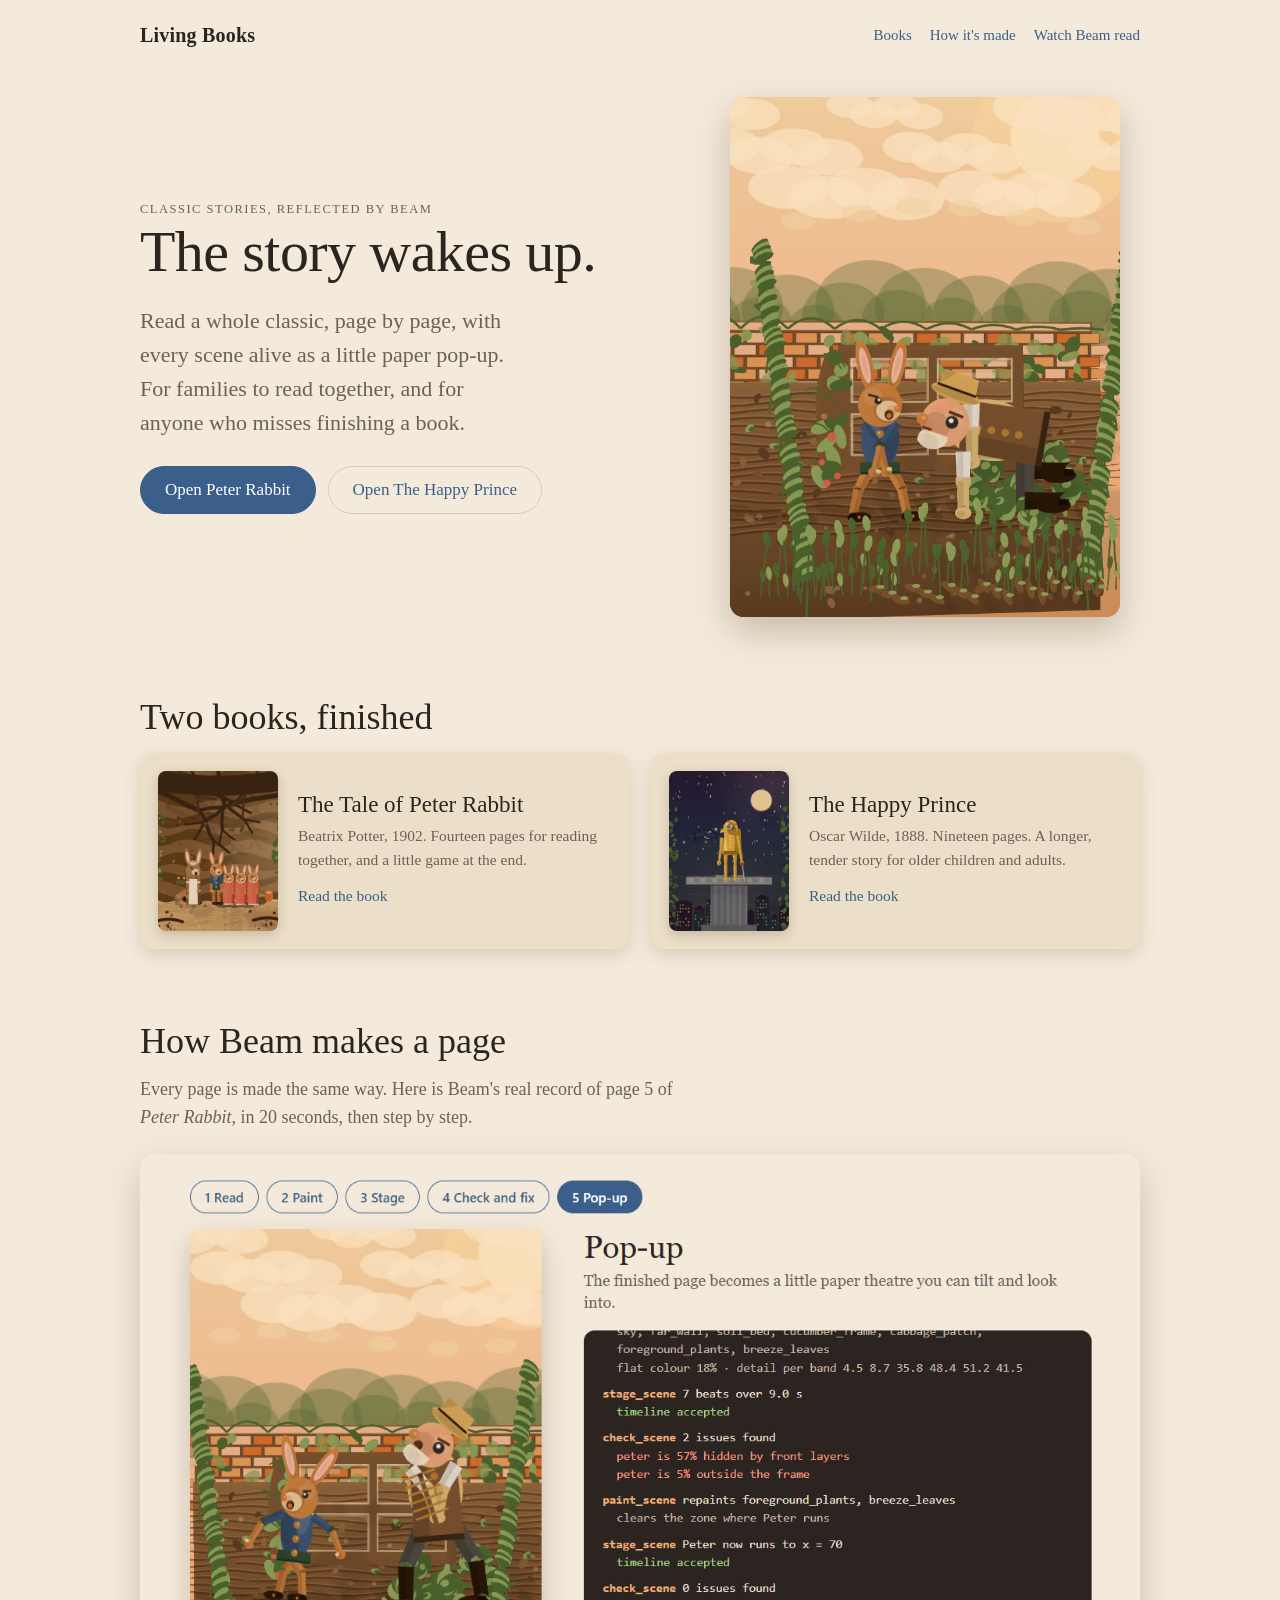
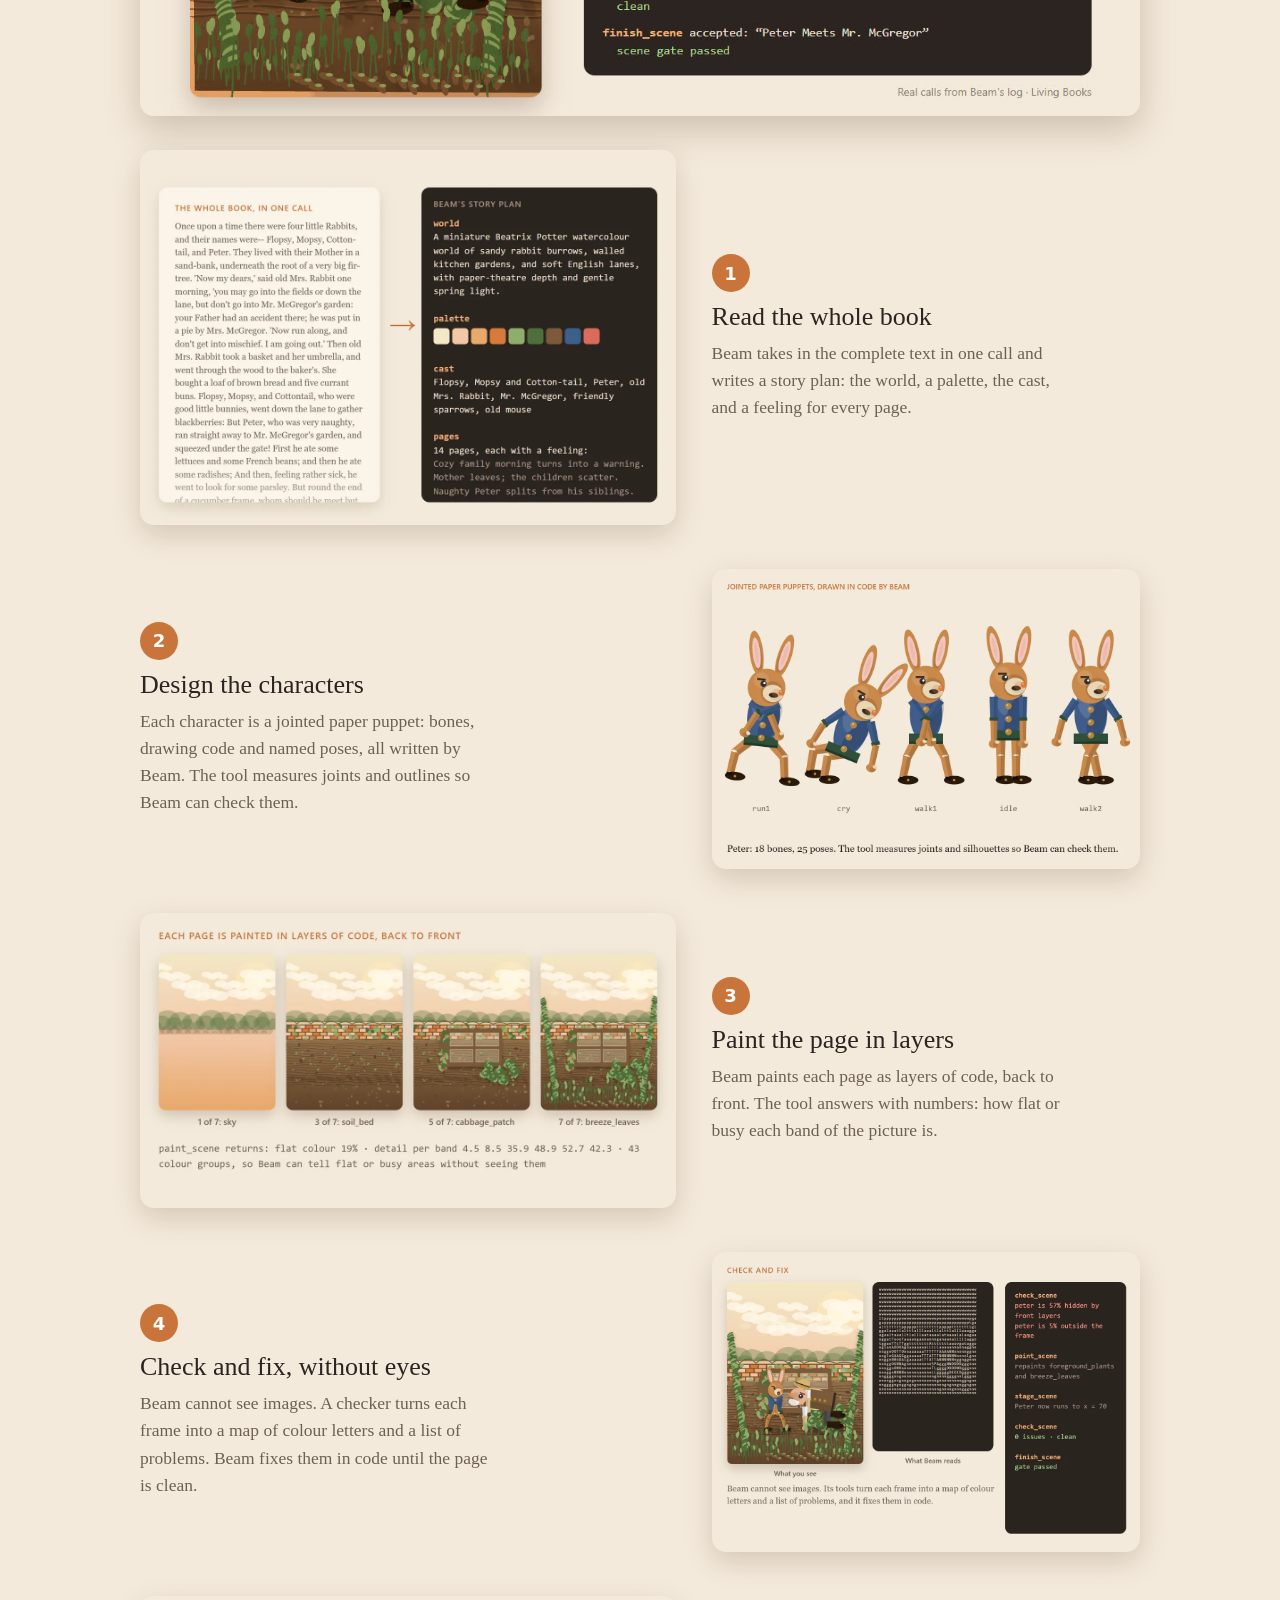
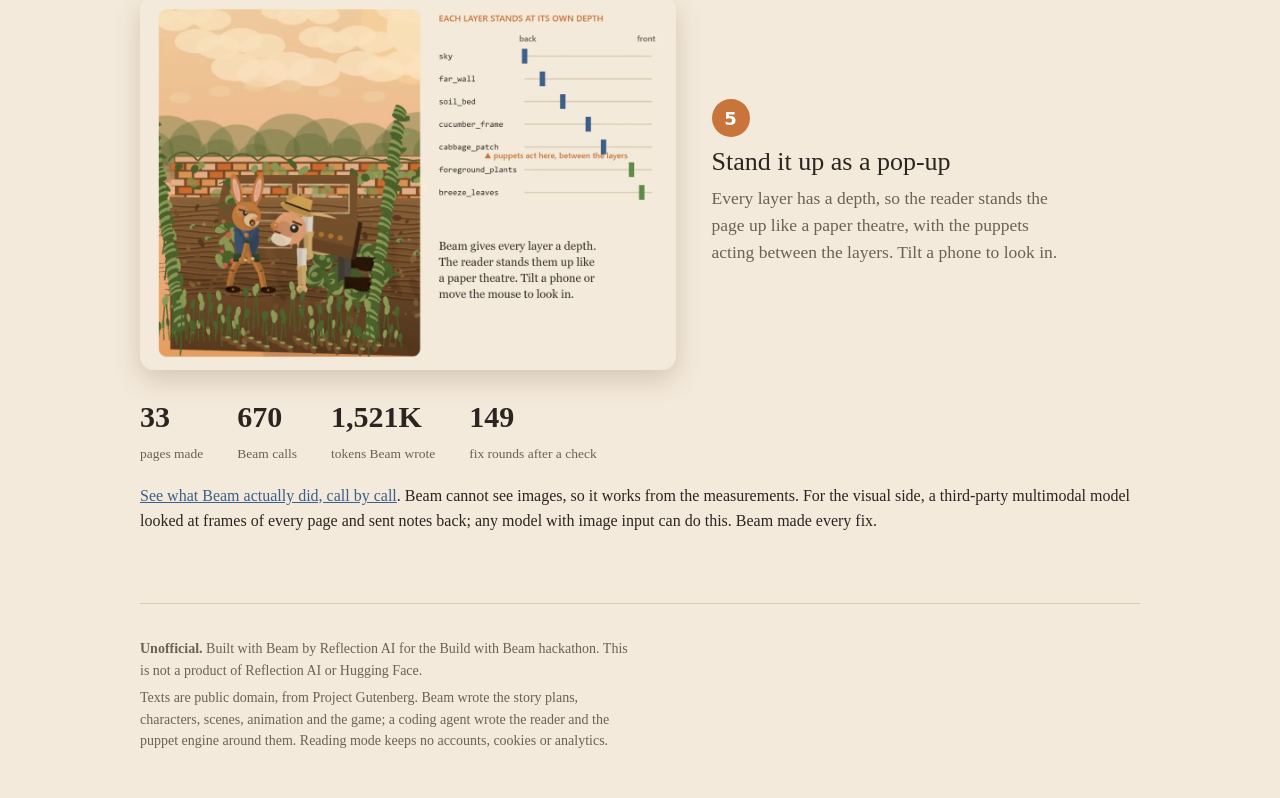
<file: site/index.html>
<!doctype html>
<html lang="en">
<head>
<meta charset="utf-8">
<link rel="icon" href="data:image/svg+xml,%3Csvg xmlns=%27http://www.w3.org/2000/svg%27 viewBox=%270 0 32 32%27%3E%3Crect width=%2732%27 height=%2732%27 rx=%276%27 fill=%27%233b5f8a%27/%3E%3Cpath d=%27M7 8h8a3 3 0 013 3v13a3 3 0 00-3-3H7zM25 8h-8a3 3 0 00-3 3v13a3 3 0 013-3h8z%27 fill=%27%23f4eadb%27/%3E%3C/svg%3E">
<meta name="viewport" content="width=device-width, initial-scale=1, viewport-fit=cover">
<title>Living Books: classic stories, reflected by Beam</title>
<meta name="description" content="Whole classic books as living paper pop-ups. Beam reads each book, then designs, paints and animates every page through tools.">
<meta name="theme-color" content="#f4eadb">
<meta property="og:title" content="Living Books: classic stories, reflected by Beam">
<meta property="og:description" content="Whole classic books as living paper pop-ups, read, designed and animated by Beam.">
<meta property="og:image" content="assets/og.jpg">
<meta name="twitter:card" content="summary_large_image">
<link rel="preload" as="image" href="assets/hero.jpg">
<link rel="stylesheet" href="style.css">
<style>
  .hero { display:grid; grid-template-columns:1.1fr .9fr; gap:44px; align-items:center; padding:26px 0 8px }
  .hero p.lead { font-size:clamp(18px,2.4vw,22px); color:var(--soft); max-width:34ch; margin:18px 0 26px }
  .hero .cta { display:flex; gap:12px; flex-wrap:wrap }
  .frame { aspect-ratio:3/4; border-radius:14px; overflow:hidden; box-shadow:0 14px 36px rgba(70,45,20,.26); background:#e7d7bf url(assets/hero.jpg) center/cover }
  .frame video { display:block; width:100%; height:100%; object-fit:cover }
  .hero .frame { max-width:390px; width:100%; justify-self:center }
  section { margin-top:72px }
  .howlead { color:var(--soft); font-size:18px; max-width:62ch; margin:10px 0 22px }
  .howclip { aspect-ratio:16/9; border-radius:14px; overflow:hidden; box-shadow:0 14px 36px rgba(70,45,20,.22); background:#f4eadb url(assets/how.jpg) center/cover; margin-bottom:26px }
  .howclip video { display:block; width:100%; height:100% }
  .method { list-style:none; padding:0; margin:34px 0 0; display:grid; gap:44px }
  .method li { display:grid; grid-template-columns:1.25fr 1fr; gap:36px; align-items:center }
  .method li:nth-child(even) img { order:2 }
  .method img { width:100%; height:auto; border-radius:14px; box-shadow:0 10px 28px rgba(70,45,20,.18); display:block; background:#f4eadb }
  .method .n { display:inline-flex; width:38px; height:38px; border-radius:50%; background:var(--warm); color:#fff; align-items:center; justify-content:center; font:600 18px system-ui,sans-serif; margin-bottom:10px }
  .method h3 { font-size:26px; margin:0 0 8px } .method p { margin:0; color:var(--soft); font-size:17.5px; line-height:1.55; max-width:40ch }
  @media (max-width:760px) { .method li { grid-template-columns:1fr; gap:14px } .method li:nth-child(even) img { order:0 } .method { gap:36px } }
  .books { display:grid; grid-template-columns:repeat(auto-fit,minmax(280px,1fr)); gap:22px }
  .book { display:grid; grid-template-columns:120px 1fr; gap:20px; padding:18px; align-items:center; text-decoration:none; color:inherit; transition:transform .18s ease, box-shadow .18s ease }
  .book:hover { transform:translateY(-2px); box-shadow:0 10px 26px rgba(70,45,20,.2) }
  .book img { width:120px; aspect-ratio:3/4; height:auto; border-radius:8px; box-shadow:0 4px 12px rgba(70,45,20,.22); display:block; background:#e7d7bf }
  .book h3 { font-size:23px } .book p { margin:6px 0 12px; color:var(--soft); font-size:15.5px }
  .book .go { color:var(--accent); font-size:15.5px }
  .steps { display:grid; grid-template-columns:repeat(auto-fit,minmax(230px,1fr)); gap:18px; counter-reset:s }
  .step { padding:20px 20px 22px } .step::before { counter-increment:s; content:counter(s); display:block; font-size:34px; color:var(--warm); margin-bottom:4px }
  .step h3 { font-size:21px; margin-bottom:6px } .step p { margin:0; color:var(--soft); font-size:15.5px }
  .stats { display:flex; flex-wrap:wrap; gap:10px 34px; margin-top:24px } .stats div b { display:block; font-size:30px; color:var(--ink); font-variant-numeric:tabular-nums } .stats div span { font-size:13.5px; color:var(--soft) }
  @media (max-width:760px) { .hero { grid-template-columns:1fr; gap:24px; padding-top:8px } .hero .frame { order:-1; max-width:320px } .book { grid-template-columns:96px 1fr } .book img { width:96px } }
  @media (prefers-reduced-motion: reduce) { .book { transition:none } }
</style>
</head>
<body>
<div class="wrap">
  <div class="bar"><b>Living Books</b><nav><a href="#books">Books</a><a href="#how">How it's made</a><a href="watch.html?book=peter-rabbit">Watch Beam read</a></nav></div>

  <div class="hero">
    <div>
      <div class="eyebrow">Classic stories, reflected by Beam</div>
      <h1>The story wakes up.</h1>
      <p class="lead">Read a whole classic, page by page, with every scene alive as a little paper pop-up. For families to read together, and for anyone who misses finishing a book.</p>
      <div class="cta"><a class="btn primary" href="read.html?book=peter-rabbit">Open Peter Rabbit</a><a class="btn" href="read.html?book=happy-prince">Open The Happy Prince</a></div>
    </div>
    <div class="frame"><video id="hero" src="assets/hero.mp4" poster="assets/hero.jpg" autoplay muted loop playsinline preload="metadata" aria-label="Scenes from The Tale of Peter Rabbit and The Happy Prince, moving in paper pop-up depth"></video></div>
  </div>

  <section id="books">
    <h2>Two books, finished</h2>
    <div class="books">
      <a class="card book" href="read.html?book=peter-rabbit"><img src="assets/cover-peter-rabbit.webp" width="300" height="400" alt="" loading="lazy" decoding="async"><div><h3>The Tale of Peter Rabbit</h3><p>Beatrix Potter, 1902. Fourteen pages for reading together, and a little game at the end.</p><span class="go">Read the book</span></div></a>
      <a class="card book" href="read.html?book=happy-prince"><img src="assets/cover-happy-prince.webp" width="300" height="400" alt="" loading="lazy" decoding="async"><div><h3>The Happy Prince</h3><p>Oscar Wilde, 1888. Nineteen pages. A longer, tender story for older children and adults.</p><span class="go">Read the book</span></div></a>
    </div>
  </section>

  <section id="how">
    <h2>How Beam makes a page</h2>
    <p class="howlead">Every page is made the same way. Here is Beam's real record of page 5 of <i>Peter Rabbit</i>, in 20 seconds, then step by step.</p>
    <div class="howclip"><video id="howVid" src="assets/how.mp4" poster="assets/how.jpg" muted loop playsinline preload="none" aria-label="Beam reads the book, paints the page in layers, stages the puppets, fixes two issues the checker reports, and the page becomes a pop-up"></video></div>
    <ol class="method">
      <li><img src="assets/step1.webp" width="1200" height="840" alt="The opening of the book on the left, Beam's story plan on the right: world, palette swatches, cast and page feelings" loading="lazy" decoding="async"><div><span class="n">1</span><h3>Read the whole book</h3><p>Beam takes in the complete text in one call and writes a story plan: the world, a palette, the cast, and a feeling for every page.</p></div></li>
      <li><img src="assets/step2.webp" width="1200" height="840" alt="Peter Rabbit in five of his poses: run, cry, walk, idle and walk" loading="lazy" decoding="async"><div><span class="n">2</span><h3>Design the characters</h3><p>Each character is a jointed paper puppet: bones, drawing code and named poses, all written by Beam. The tool measures joints and outlines so Beam can check them.</p></div></li>
      <li><img src="assets/step3.webp" width="1200" height="660" alt="The same garden scene with 1, 3, 5 and 7 of its 7 layers painted" loading="lazy" decoding="async"><div><span class="n">3</span><h3>Paint the page in layers</h3><p>Beam paints each page as layers of code, back to front. The tool answers with numbers: how flat or busy each band of the picture is.</p></div></li>
      <li><img src="assets/step4.webp" width="1200" height="840" alt="The finished scene, the letter map Beam reads instead of the picture, and the real check report: two issues, a repaint, a restage, then clean" loading="lazy" decoding="async"><div><span class="n">4</span><h3>Check and fix, without eyes</h3><p>Beam cannot see images. A checker turns each frame into a map of colour letters and a list of problems. Beam fixes them in code until the page is clean.</p></div></li>
      <li><img src="assets/step5.webp" width="1200" height="840" alt="The page as a pop-up, and a chart of each layer's depth from back to front" loading="lazy" decoding="async"><div><span class="n">5</span><h3>Stand it up as a pop-up</h3><p>Every layer has a depth, so the reader stands the page up like a paper theatre, with the puppets acting between the layers. Tilt a phone to look in.</p></div></li>
    </ol>
    <div class="stats" id="stats"></div>
    <p style="margin-top:18px"><a href="watch.html?book=peter-rabbit">See what Beam actually did, call by call</a>. Beam cannot see images, so it works from the measurements. For the visual side, a third-party multimodal model looked at frames of every page and sent notes back; any model with image input can do this. Beam made every fix.</p>
  </section>

  <footer>
    <p><b>Unofficial.</b> Built with Beam by Reflection AI for the Build with Beam hackathon. This is not a product of Reflection AI or Hugging Face.</p>
    <p>Texts are public domain, from Project Gutenberg. Beam wrote the story plans, characters, scenes, animation and the game; a coding agent wrote the reader and the puppet engine around them. Reading mode keeps no accounts, cookies or analytics.</p>
  </footer>
</div>
<script>
(async () => {
  const v = document.getElementById('hero');
  const still = matchMedia('(prefers-reduced-motion: reduce)').matches;
  if (still) { v.removeAttribute('autoplay'); v.pause(); }
  // The how-it-works clip loads only when scrolled near, so it never slows the first view.
  const h = document.getElementById("howVid");
  if (!still && 'IntersectionObserver' in window) new IntersectionObserver(es => es.forEach(e => { if (e.isIntersecting) h.play().catch(() => {}); else h.pause(); }), { rootMargin: '200px' }).observe(h);
  else h.controls = true;
  try {
    const all = await Promise.all(['peter-rabbit', 'happy-prince'].map(b => fetch(`data/${b}/scorecard.json`).then(r => r.json())));
    const sum = k => all.reduce((a, s) => a + s[k], 0);
    document.getElementById('stats').innerHTML = [[sum('pages'), 'pages made'], [sum('beam_calls').toLocaleString(), 'Beam calls'], [Math.round(sum('output_tokens') / 1000).toLocaleString() + 'K', 'tokens Beam wrote'], [sum('fix_rounds_after_first_check'), 'fix rounds after a check']].map(([a, b]) => `<div><b>${a}</b><span>${b}</span></div>`).join('');
  } catch (e) {}
})();
</script>
</body>
</html>
</file>
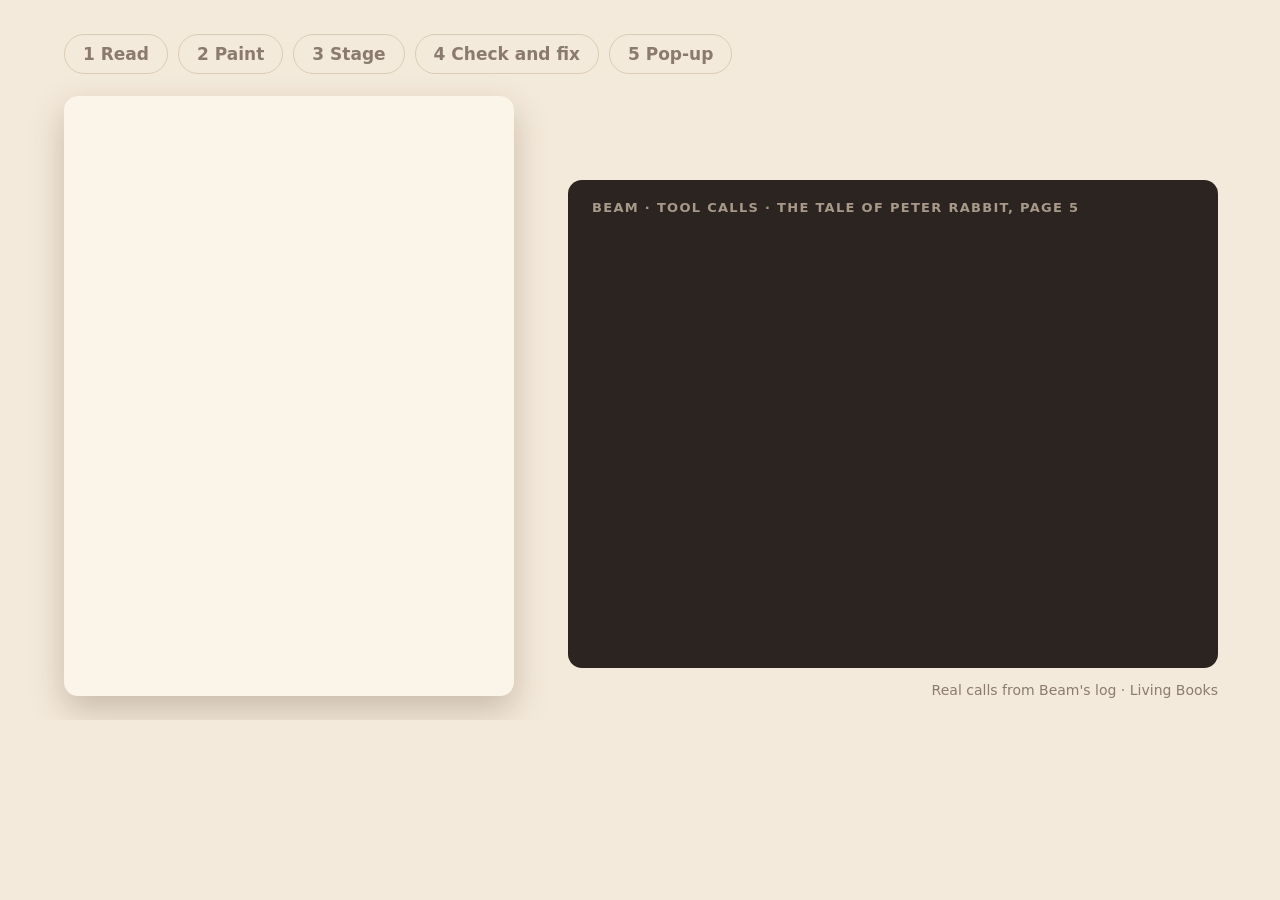
<file: site/howto.html>
<!doctype html>
<html><head><meta charset="utf-8"><title>how it works capture</title>
<!-- Development only: draws the "how it works" clip frame by frame from Beam's real record of page 5. Not shipped. -->
<style>
  html,body { margin:0; background:#f4eadb; color:#2b2420; font-family:Georgia,serif }
  #f { position:relative; width:1280px; height:720px; overflow:hidden; background:#f4eadb }
  .steps { position:absolute; left:64px; top:34px; display:flex; gap:10px; font:600 17px system-ui,sans-serif }
  .steps span { padding:9px 18px; border-radius:999px; border:1.5px solid #dccbb4; color:#8a7b6e; transition:none }
  .steps span.on { background:#3b5f8a; border-color:#3b5f8a; color:#fff }
  .steps span.done { color:#3b5f8a; border-color:#3b5f8a }
  #sceneBox { position:absolute; left:64px; top:96px; width:450px; height:600px; border-radius:14px; overflow:hidden; box-shadow:0 14px 34px rgba(70,45,20,.25); background:#e7d7bf }
  #sceneBox canvas { position:absolute; inset:0; width:450px; height:600px }
  #read { position:absolute; inset:0; padding:46px 40px; font-size:25px; line-height:1.55; background:#fbf4e8 }
  #read small { display:block; font:600 14px system-ui,sans-serif; letter-spacing:.08em; color:#c8743a; margin-bottom:16px }
  #scan { position:absolute; left:0; right:0; height:3px; background:#c8743a; box-shadow:0 0 18px 6px rgba(200,116,58,.45); display:none }
  #box { position:absolute; border:3px solid #d0533a; border-radius:6px; display:none }
  .right { position:absolute; left:568px; top:96px; width:650px; height:572px; display:flex; flex-direction:column }
  .right h2 { margin:0 0 6px; font-size:40px; font-weight:normal; letter-spacing:-.01em }
  .right p.sub { margin:0 0 20px; font-size:20px; color:#6d6055; min-height:58px; line-height:1.4 }
  #log { flex:1; background:#2b2420; color:#efe5d6; border-radius:14px; padding:20px 24px; font:15.5px/1.5 Consolas,ui-monospace,monospace; overflow:hidden; display:flex; flex-direction:column; justify-content:flex-end }
  #log .hd { color:#a8998a; font:600 13px system-ui,sans-serif; letter-spacing:.1em; margin-bottom:auto }
  .ln { margin-top:10px } .ln b { color:#f2b27a; font-weight:600 } .ln .d { color:#c9bcaa; display:block; padding-left:18px }
  .ln .bad { color:#ff9c86 } .ln .ok { color:#a9d98f } .sw { display:inline-block; width:22px; height:22px; border-radius:5px; margin:6px 6px 0 0; vertical-align:middle }
  .foot { position:absolute; right:62px; bottom:22px; font:14px system-ui,sans-serif; color:#8a7b6e }
</style>
<script type="importmap">{"imports":{"three":"./vendor/three.module.js"}}</script>
</head><body>
<div id="f">
  <div class="steps" id="steps"><span>1 Read</span><span>2 Paint</span><span>3 Stage</span><span>4 Check and fix</span><span>5 Pop-up</span></div>
  <div id="sceneBox"><canvas id="flat" width="900" height="1200"></canvas><canvas id="pop" style="display:none"></canvas><div id="read"></div><div id="scan"></div><div id="box"></div></div>
  <div class="right"><h2 id="h"></h2><p class="sub" id="sub"></p><div id="log"><div class="hd">BEAM · TOOL CALLS · THE TALE OF PETER RABBIT, PAGE 5</div></div></div>
  <div class="foot">Real calls from Beam's log · Living Books</div>
</div>
<script src="engine.js"></script>
<script type="module">
import { PopupStage } from './popup.js';
const $ = s => document.querySelector(s);
const page = await fetch('data/peter-rabbit/pages/05.json').then(r => r.json());
const replay = await fetch('data/peter-rabbit/replay.json').then(r => r.json());
const pal = replay.bible.palette;
const flat = $('#flat'), fx = flat.getContext('2d');
// Snapshots of the world as each layer is added, back to front, with no actors.
const snaps = [];
for (let k = 1; k <= page.scene.layers.length; k++) {
  const sc = structuredClone(page.scene); sc.layers = sc.layers.slice(0, k); LB.reset(); LB.load(sc);
  const c = document.createElement('canvas'); c.width = 900; c.height = 1200; LB.render(c.getContext('2d'), 0.5, { scale: 900 / LB.W, actors: false }); snaps.push(c);
}
LB.reset(); LB.load(structuredClone(page.scene));
const pop = new PopupStage($('#pop')); $('#pop').style.display = 'block'; pop.resize(); pop.load(); $('#pop').style.display = 'none';

const layerNames = page.scene.layers.map(l => l.name).join(', ');
// Each line appears at its time (seconds). Text is taken from Beam's real log for this page.
const LINES = [
  [0.6, `<b>read</b> the whole book in one call<span class="d">${replay.read.out.toLocaleString()} tokens → story plan: world, cast, 14 pages, palette</span><span class="d">${pal.map(c => `<i class="sw" style="background:${c}"></i>`).join('')}</span>`],
  [3.9, `<b>paint_scene</b> 7 layers painted<span class="d">${layerNames}</span><span class="d">flat colour 18% · detail per band 4.5 8.7 35.8 48.4 51.2 41.5</span>`],
  [8.2, `<b>stage_scene</b> 7 beats over 9.0 s<span class="d ok">timeline accepted</span>`],
  [11.6, `<b>check_scene</b> 2 issues found<span class="d bad">peter is 57% hidden by front layers</span><span class="d bad">peter is 5% outside the frame</span>`],
  [13.4, `<b>paint_scene</b> repaints foreground_plants, breeze_leaves<span class="d">clears the zone where Peter runs</span>`],
  [14.3, `<b>stage_scene</b> Peter now runs to x = 70<span class="d ok">timeline accepted</span>`],
  [15.2, `<b>check_scene</b> 0 issues found<span class="d ok">clean</span>`],
  [16.6, `<b>finish_scene</b> accepted: “${page.title}”<span class="d ok">scene gate passed</span>`],
];
const PH = [
  [0, 'Read', 'Beam takes in the whole book at once and plans the edition: the world, a palette, the cast, and how the text splits into pages.'],
  [3.6, 'Paint', 'It paints each page as layers of code, back to front. The tool returns measurements, because Beam cannot see images.'],
  [7.9, 'Stage', 'Jointed paper puppets Beam designed act out the words on a timed beat sheet.'],
  [11.3, 'Check and fix', 'A checker reports what is wrong as text. Beam repaints and restages until the page is clean.'],
  [16.4, 'Pop-up', 'The finished page becomes a little paper theatre you can tilt and look into.'],
];
const DUR = 22;
window.DUR = DUR;
let shown = -1, ph = -1;
window.frame = T => {
  const p = PH.reduce((a, x, i) => (T >= x[0] ? i : a), 0);
  if (p !== ph) { ph = p; $('#h').textContent = PH[p][1]; $('#sub').textContent = PH[p][2]; [...$('#steps').children].forEach((s, i) => s.className = i === p ? 'on' : i < p ? 'done' : ''); }
  const n = LINES.filter(l => T >= l[0]).length;
  if (n !== shown) { shown = n; $('#log').querySelectorAll('.ln').forEach(e => e.remove()); LINES.slice(0, n).forEach(l => { const d = document.createElement('div'); d.className = 'ln'; d.innerHTML = l[1]; $('#log').append(d); }); }
  const read = $('#read'); read.style.display = p === 0 ? 'block' : 'none';
  if (p === 0) { const k = Math.floor(Math.min(1, T / 2.6) * page.text.length); read.innerHTML = `<small>PAGE 5 OF 14</small>${page.text.slice(0, k)}`; }
  $('#pop').style.display = p === 4 ? 'block' : 'none'; flat.style.display = p === 4 ? 'none' : 'block';
  fx.setTransform(1, 0, 0, 1, 0, 0); fx.clearRect(0, 0, 900, 1200);
  if (p === 1) { // layers arrive one at a time
    const u = (T - 3.9) / 3.6 * snaps.length, k = Math.max(0, Math.min(snaps.length - 1, Math.floor(u))), a = Math.min(1, Math.max(0, (u - k) * 2.2));
    if (u < 0) { fx.fillStyle = '#efe3d0'; fx.fillRect(0, 0, 900, 1200); } else { if (k > 0) fx.drawImage(snaps[k - 1], 0, 0); fx.globalAlpha = a; fx.drawImage(snaps[k], 0, 0); fx.globalAlpha = 1; }
  } else if (p === 2 || p === 3) LB.render(fx, (T - 7.9) % LB.duration(), { scale: 900 / LB.W });
  const scan = $('#scan'); scan.style.display = p === 3 && T < 15.2 ? 'block' : 'none'; scan.style.top = `${((T - 11.3) % 1.3) / 1.3 * 600}px`;
  if (p === 4) { const u = (T - 16.4) / (DUR - 16.4); pop.sun.shadow.needsUpdate = true; pop.show((T - 16.4 + 1) % LB.duration(), 1.1 * Math.sin(2 * Math.PI * (u * 0.6 - 0.25)), 0.3 * Math.sin(2 * Math.PI * u * 0.6)); }
};
window.ready = true;
</script>
</body></html>
</file>
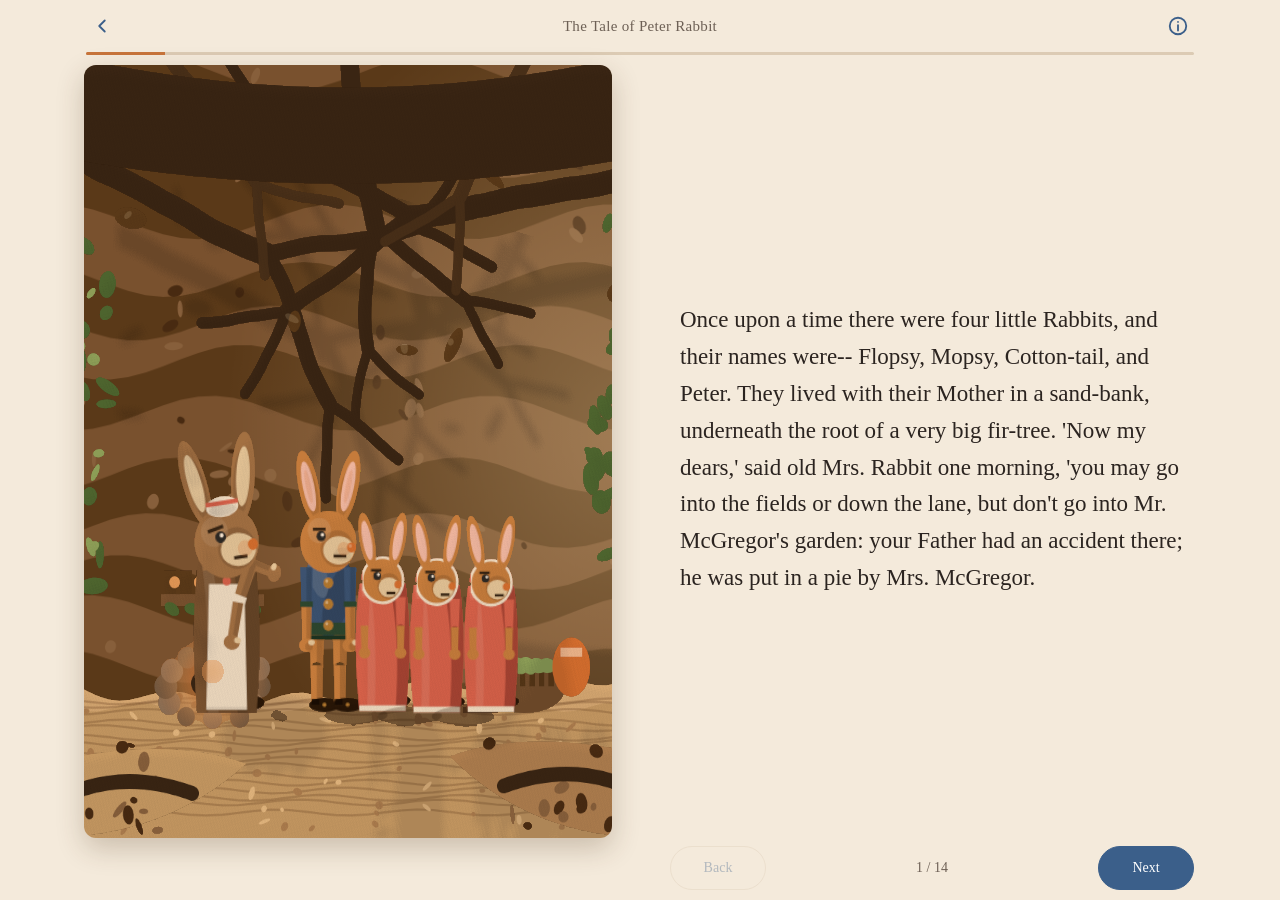
<file: site/read.html>
<!doctype html>
<html lang="en">
<head>
<meta charset="utf-8">
<link rel="icon" href="data:image/svg+xml,%3Csvg xmlns=%27http://www.w3.org/2000/svg%27 viewBox=%270 0 32 32%27%3E%3Crect width=%2732%27 height=%2732%27 rx=%276%27 fill=%27%233b5f8a%27/%3E%3Cpath d=%27M7 8h8a3 3 0 013 3v13a3 3 0 00-3-3H7zM25 8h-8a3 3 0 00-3 3v13a3 3 0 013-3h8z%27 fill=%27%23f4eadb%27/%3E%3C/svg%3E">
<meta name="viewport" content="width=device-width, initial-scale=1, viewport-fit=cover">
<meta name="theme-color" content="#f4eadb">
<title>Living Books</title>
<style>
  :root { --paper:#f4eadb; --paper2:#ecdfc9; --ink:#2b2420; --soft:#6d6055; --edge:#dccbb4; --accent:#3b5f8a; --warm:#c8743a }
  * { box-sizing:border-box }
  html,body { margin:0; height:100%; background:var(--paper); color:var(--ink); font-family:Georgia,'Times New Roman',serif; overscroll-behavior:none; -webkit-tap-highlight-color:transparent }
  main { height:100dvh; display:grid; grid-template-rows:auto auto minmax(0,55fr) minmax(0,45fr) auto auto; max-width:1180px; margin:auto }
  .top { display:grid; grid-template-columns:44px 1fr 44px; align-items:center; gap:6px; padding:calc(4px + env(safe-area-inset-top)) 10px 4px }
  .top h1 { margin:0; font-size:15px; font-weight:normal; text-align:center; color:var(--soft); white-space:nowrap; overflow:hidden; text-overflow:ellipsis; letter-spacing:.02em }
  .icon { width:44px; height:44px; display:inline-flex; align-items:center; justify-content:center; border-radius:12px; color:var(--accent); text-decoration:none }
  .icon:hover { background:var(--paper2) } .icon svg { width:22px; height:22px }
  .bar { height:3px; margin:0 16px 10px; background:var(--edge); border-radius:2px; overflow:hidden } .bar i { display:block; height:100%; width:0; background:var(--warm); transition:width .3s ease }
  #stageWrap { min-height:0; display:flex; justify-content:center; padding:0 14px }
  #stage { position:relative; height:100%; aspect-ratio:3/4; max-width:100%; overflow:hidden; border-radius:12px; box-shadow:0 10px 28px rgba(70,45,20,.24); background:#e7d7bf; touch-action:pan-y }
  #stage canvas { display:block; width:100%; height:100% }
  .fade { transition:opacity .22s ease } .turning { opacity:0 }
  #hint { position:absolute; left:50%; bottom:12px; transform:translateX(-50%); background:rgba(43,36,32,.72); color:#fff; font:13px/1.3 system-ui,sans-serif; padding:7px 12px; border-radius:999px; white-space:nowrap; pointer-events:none; transition:opacity .6s ease }
  #textWrap { position:relative; min-height:0; display:flex }
  #text { flex:1; min-height:0; overflow:auto; padding:18px 26px 22px; font-size:clamp(18px,4.7vw,22px); line-height:1.6; text-wrap:pretty; white-space:pre-line; scrollbar-width:thin }
  #textWrap.more::after { content:''; position:absolute; left:0; right:0; bottom:0; height:44px; background:linear-gradient(rgba(244,234,219,0),var(--paper)); pointer-events:none }
  #end { margin:0 18px 6px; padding:12px 14px; border-radius:12px; background:var(--paper2); font-size:16px; display:flex; flex-wrap:wrap; gap:10px 12px; align-items:center } #end[hidden] { display:none }
  #end a, nav button { min-height:44px; display:inline-flex; align-items:center; justify-content:center; padding:0 18px; border-radius:999px; text-decoration:none; border:1px solid var(--edge); color:var(--accent); background:transparent; font:inherit; cursor:pointer }
  #end a.go, nav button.primary { background:var(--accent); color:#fff; border-color:var(--accent) }
  nav { display:flex; align-items:center; justify-content:space-between; gap:10px; padding:8px 16px calc(10px + env(safe-area-inset-bottom)); color:var(--soft); font-size:14px; font-variant-numeric:tabular-nums }
  nav button { min-width:96px } nav button:disabled { opacity:.35; cursor:default }
  @media (min-width:900px) and (min-aspect-ratio:1/1) {
    main { grid-template-columns:minmax(0,1fr) minmax(0,1fr); grid-template-rows:auto auto minmax(0,1fr) auto auto; column-gap:28px; padding:0 20px }
    .top, .bar { grid-column:1/3 } #stageWrap { grid-row:3 } #textWrap { grid-row:3; align-items:center } #text { font-size:23px; max-height:100%; flex:none; width:100% }
    #end, nav { grid-column:2 }
  }
  @media (prefers-reduced-motion: reduce) { .fade, .bar i, #hint { transition:none } }
</style>
</head>
<body>
<main>
  <div class="top">
    <a class="icon" href="./" aria-label="Back to the library"><svg viewBox="0 0 24 24" fill="none" stroke="currentColor" stroke-width="2" stroke-linecap="round" stroke-linejoin="round"><path d="M15 18l-6-6 6-6"/></svg></a>
    <h1 id="title">Living Books</h1>
    <a class="icon" id="how" href="#" aria-label="How Beam made this page" title="How Beam made this page"><svg viewBox="0 0 24 24" fill="none" stroke="currentColor" stroke-width="2" stroke-linecap="round" stroke-linejoin="round"><circle cx="12" cy="12" r="9"/><path d="M12 11v6M12 7.5v.01"/></svg></a>
  </div>
  <div class="bar" role="progressbar" aria-label="Reading progress" aria-valuemin="1" id="bar"><i></i></div>
  <div id="stageWrap"><div id="stage" class="fade"></div></div>
  <div id="textWrap"><article id="text" class="fade" aria-live="polite"></article></div>
  <div id="end" hidden><b>The end.</b> <a class="go" id="play" href="#" hidden>Play: Home Before Dark</a><a href="./">More books</a></div>
  <nav><button id="prev" aria-label="Previous page">Back</button><span id="pager"></span><button id="next" class="primary" aria-label="Next page">Next</button></nav>
</main>
<script src="engine.js"></script>
<script type="importmap">{"imports":{"three":"./vendor/three.module.js"}}</script>
<script type="module" src="app.js"></script>
</body>
</html>
</file>
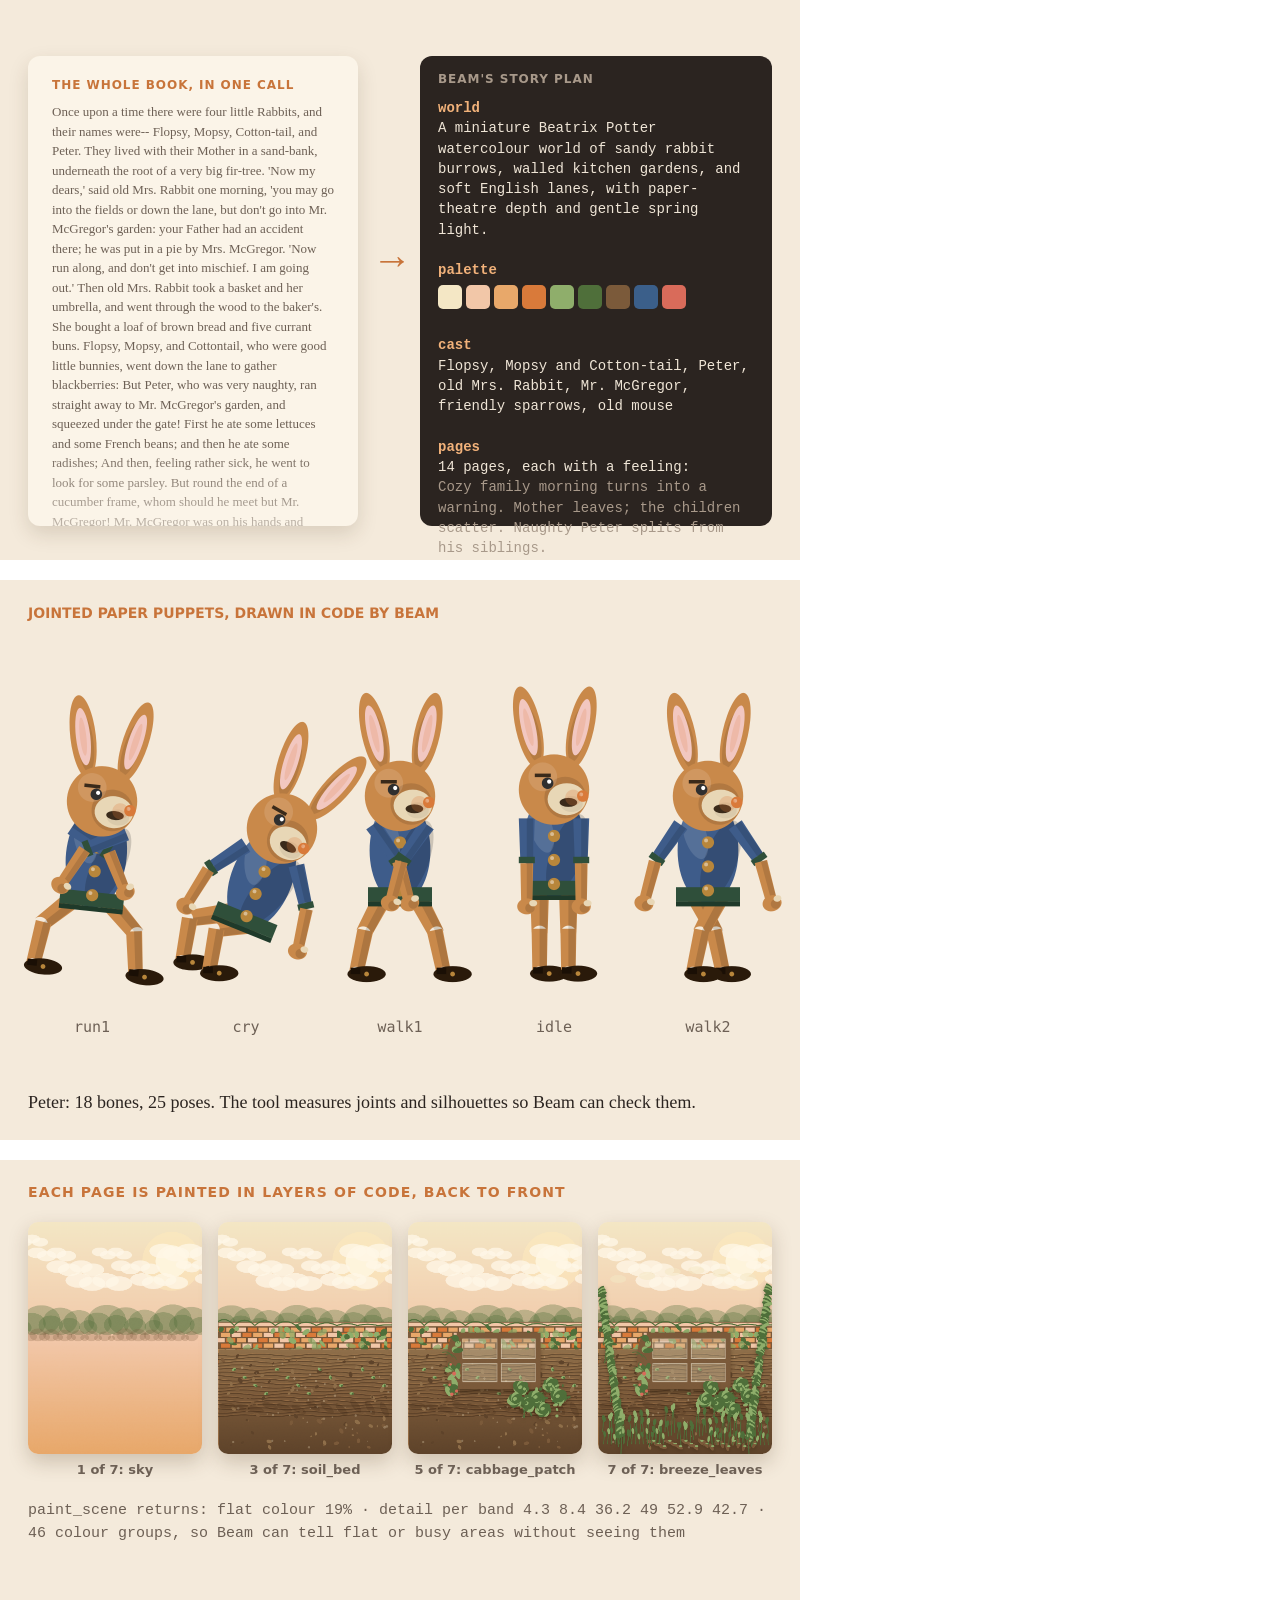
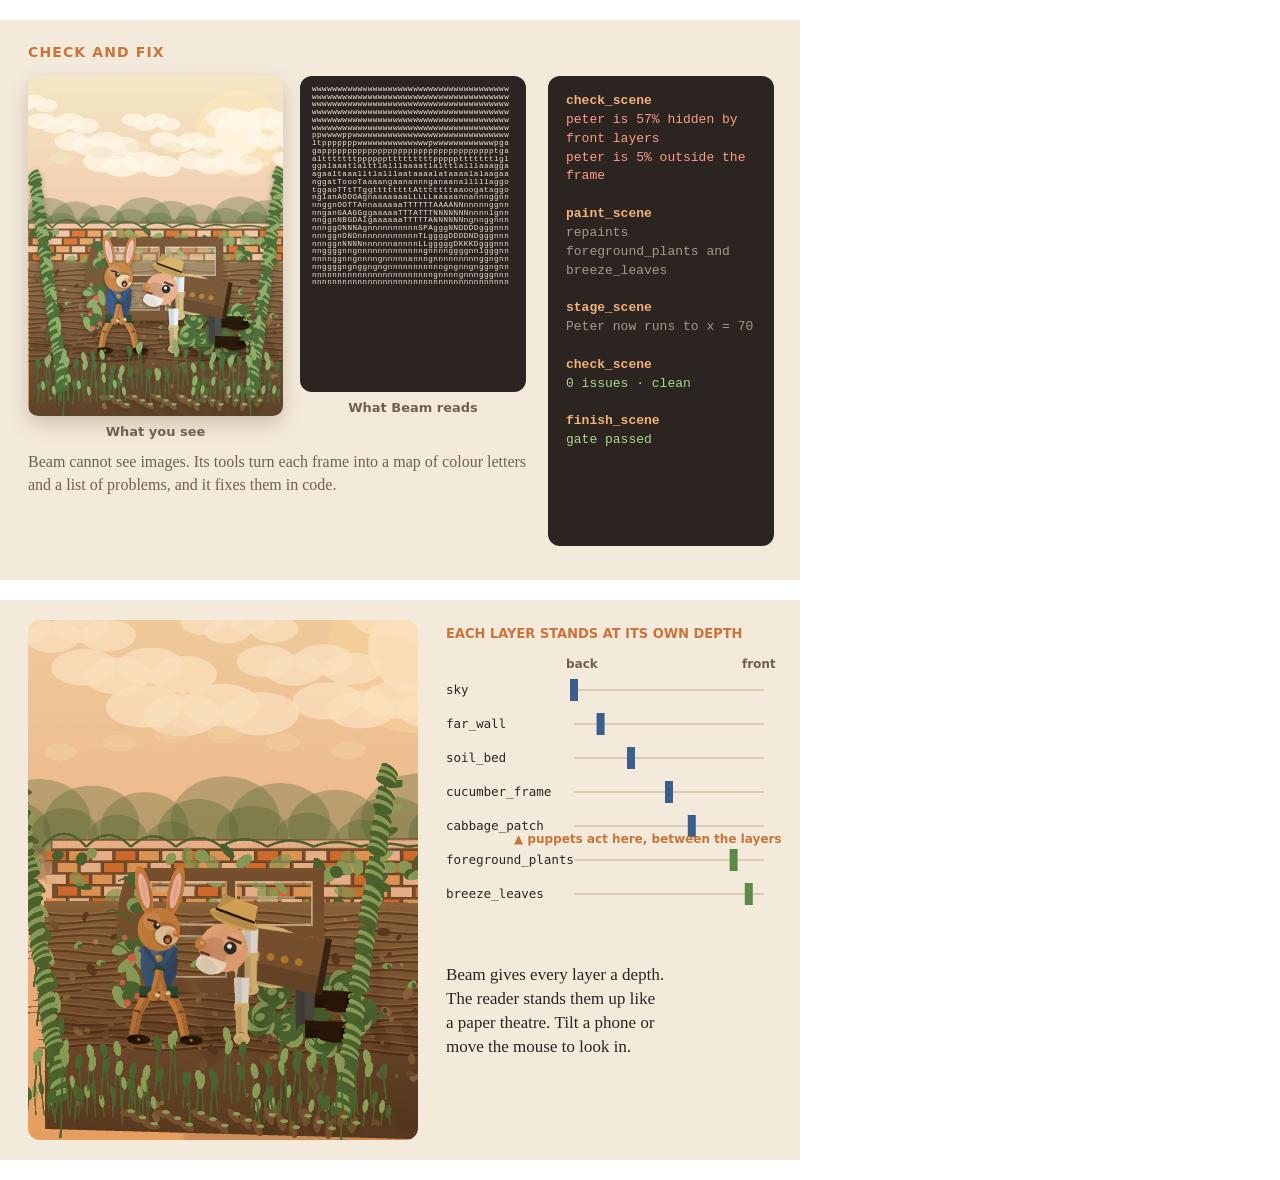
<file: site/steps.html>
<!doctype html>
<html><head><meta charset="utf-8"><title>step images capture</title>
<!-- Development only: draws one image per step of the method from Beam's real data for Peter Rabbit page 5. Not shipped. -->
<style>
  html,body { margin:0; background:#fff; font-family:Georgia,serif; color:#2b2420 }
  .s { position:relative; width:800px; height:560px; overflow:hidden; background:#f4eadb; margin-bottom:20px }
  .tag { position:absolute; left:28px; top:24px; font:600 14px system-ui,sans-serif; letter-spacing:.08em; color:#c8743a }
  .mono { font:14px/1.45 Consolas,ui-monospace,monospace }
  .dark { background:#2b2420; color:#efe5d6; border-radius:12px; padding:16px 18px }
  .lab { font:600 13px system-ui,sans-serif; color:#6d6055; text-align:center; margin-top:8px }
  canvas.sc { border-radius:10px; box-shadow:0 8px 20px rgba(70,45,20,.22); display:block }
  b.k { color:#f2b27a; font-weight:600 } .bad { color:#ff9c86 } .ok { color:#a9d98f } .soft { color:#a8998a }
</style>
<script type="importmap">{"imports":{"three":"./vendor/three.module.js"}}</script>
</head><body>
<!-- 1 Read -->
<div class="s" id="s1">
  <div style="position:absolute;left:28px;top:56px;width:330px;height:470px;background:#fbf4e8;border-radius:12px;box-shadow:0 8px 20px rgba(70,45,20,.15);padding:22px 24px;box-sizing:border-box;overflow:hidden">
    <div style="font:600 12px system-ui;letter-spacing:.08em;color:#c8743a;margin-bottom:10px">THE WHOLE BOOK, IN ONE CALL</div>
    <div id="bookText" style="font-size:13px;line-height:1.5;color:#6d6055;-webkit-mask-image:linear-gradient(#000 70%,transparent)"></div>
  </div>
  <div style="position:absolute;left:372px;top:236px;font-size:40px;color:#c8743a">→</div>
  <div class="dark mono" style="position:absolute;left:420px;top:56px;width:352px;height:470px;box-sizing:border-box" id="plan"></div>
</div>
<!-- 2 Design characters -->
<div class="s" id="s2"><canvas id="c2" width="1600" height="1120" style="width:800px;height:560px"></canvas></div>
<!-- 3 Paint in layers -->
<div class="s" id="s3" style="height:440px"><div id="layers" style="position:absolute;left:28px;top:62px;display:flex;gap:16px"></div><div class="mono" id="stats" style="position:absolute;left:28px;top:340px;right:28px;color:#6d6055;font-size:15px;line-height:1.5"></div></div>
<!-- 4 What Beam reads, and the fix -->
<div class="s" id="s4">
  <div style="position:absolute;left:28px;top:56px"><canvas class="sc" id="c4" width="510" height="680" style="width:255px;height:340px"></canvas><div class="lab">What you see</div></div>
  <div style="position:absolute;left:300px;top:56px"><div class="dark mono" id="map" style="font-size:7.6px;line-height:1.02;letter-spacing:.5px;padding:10px 12px;width:226px;height:316px;box-sizing:border-box;overflow:hidden;white-space:pre"></div><div class="lab">What Beam reads</div></div>
  <div class="dark mono" style="position:absolute;left:548px;top:56px;width:226px;height:470px;box-sizing:border-box;font-size:13px">
    <b class="k">check_scene</b><br><span class="bad">peter is 57% hidden by front layers</span><br><span class="bad">peter is 5% outside the frame</span><br><br>
    <b class="k">paint_scene</b><br><span class="soft">repaints foreground_plants and breeze_leaves</span><br><br>
    <b class="k">stage_scene</b><br><span class="soft">Peter now runs to x = 70</span><br><br>
    <b class="k">check_scene</b><br><span class="ok">0 issues · clean</span><br><br>
    <b class="k">finish_scene</b><br><span class="ok">gate passed</span>
  </div>
  <div style="position:absolute;left:28px;top:430px;width:500px;font-size:16px;line-height:1.45;color:#6d6055">Beam cannot see images. Its tools turn each frame into a map of colour letters and a list of problems, and it fixes them in code.</div>
</div>
<!-- 5 Pop-up -->
<div class="s" id="s5"><canvas id="pop" style="position:absolute;left:28px;top:20px;width:390px;height:520px;border-radius:12px"></canvas><canvas id="side" width="680" height="1040" style="position:absolute;left:446px;top:20px;width:340px;height:520px"></canvas></div>
<script src="engine.js"></script>
<script type="module">
import { PopupStage } from './popup.js';
const $ = s => document.querySelector(s);
const RAW = await fetch('data/peter-rabbit/pages/05.json').then(r => r.text()); const page = JSON.parse(RAW); const fresh = () => JSON.parse(RAW).scene;
const R = await fetch('data/peter-rabbit/replay.json').then(r => r.json());
const book = await fetch('data/peter-rabbit/book.json').then(r => r.json());
const firstPages = await Promise.all([1, 2, 3, 4, 5].map(i => fetch(`data/peter-rabbit/pages/0${i}.json`).then(r => r.json())));
// 1 Read
$('#bookText').textContent = firstPages.map(p => p.text).join('\n\n');
const B = R.bible;
const castNames = (B.cast || []).map(c => typeof c === 'string' ? c : (c.name || c.id)).slice(0, 6).join(', ');
$('#plan').innerHTML = `<div class="soft" style="font:600 12px system-ui;letter-spacing:.08em;margin-bottom:12px">BEAM'S STORY PLAN</div>
<b class="k">world</b><br><span>${B.world.split('.')[0]}.</span><br><br>
<b class="k">palette</b><br>${B.palette.map(c => `<i style="display:inline-block;width:24px;height:24px;border-radius:5px;margin:4px 4px 0 0;background:${c}"></i>`).join('')}<br><br>
<b class="k">cast</b><br><span>${castNames}</span><br><br>
<b class="k">pages</b><br><span>${book.pages.length} pages, each with a feeling:</span><br><span class="soft">${(B.arc || []).slice(0, 3).join(' ')}</span>`;
// 2 Characters: the rig and some of its poses
LB.reset(); LB.load(fresh());
const c2 = $('#c2').getContext('2d'); c2.scale(2, 2);
c2.font = '600 14px system-ui'; c2.fillStyle = '#c8743a'; c2.fillText('JOINTED PAPER PUPPETS, DRAWN IN CODE BY BEAM', 28, 38);
const peter = fresh().chars.peter;
const poses = Object.keys(peter.poses);
const pick = ['stand', 'run', 'shock', 'sneak', 'hop', 'cry', 'walk', 'peek'].map(w => poses.find(p => p.includes(w))).filter(Boolean);
const show = [...new Set([...pick, ...poses])].slice(0, 5);
show.forEach((p, i) => {
  const x = 92 + i * 154, y = 400;
  c2.save(); c2.translate(x, y); c2.scale(1.6, 1.6); c2.translate(-0, 0); LB.poseSheet(c2, 'peter', p); c2.restore();
  c2.fillStyle = '#6d6055'; c2.font = '15px Consolas, monospace'; c2.textAlign = 'center'; c2.fillText(p, x, 452); c2.textAlign = 'left';
});
const nb = peter.bones ? (Array.isArray(peter.bones) ? peter.bones.length : Object.keys(peter.bones).length) : '';
c2.fillStyle = '#2b2420'; c2.font = '18px Georgia'; c2.fillText(`Peter: ${nb} bones, ${poses.length} poses. The tool measures joints and silhouettes so Beam can check them.`, 28, 528);
window.layout2 = { show, x0: 90 };
// 3 Layers, back to front
const L = fresh().layers, at = [1, 3, 5, 7];
for (const k of at) {
  const sc = fresh(); sc.layers = L.slice(0, k); LB.reset(); LB.load(sc);
  const cv = document.createElement('canvas'); cv.width = 340; cv.height = 453; cv.className = 'sc'; cv.style.width = '174px'; cv.style.height = '232px';
  LB.render(cv.getContext('2d'), 0.5, { scale: 340 / LB.W, actors: false });
  const w = document.createElement('div'); w.append(cv); const lab = document.createElement('div'); lab.className = 'lab'; lab.textContent = `${k} of ${L.length}: ${L[k - 1].name}`; w.append(lab); $('#layers').append(w);
}
$('#s3').insertAdjacentHTML('afterbegin', '<div class="tag">EACH PAGE IS PAINTED IN LAYERS OF CODE, BACK TO FRONT</div>');
$('#s1').insertAdjacentHTML('afterbegin', '');
// 4 What Beam reads
LB.reset(); LB.load(fresh());
LB.render($('#c4').getContext('2d'), 1.2, { scale: 510 / LB.W });
const res = LB.toolPaint({}); $('#map').textContent = res.frame;
$('#stats').textContent = `paint_scene returns: flat colour ${res.stats.largest_flat_colour_pct ?? ''}% · detail per band ${res.stats.edge_detail_pct_top_to_bottom.join(' ')} · ${res.stats.distinct_colour_buckets} colour groups, so Beam can tell flat or busy areas without seeing them`;
$('#s4').insertAdjacentHTML('afterbegin', '<div class="tag">CHECK AND FIX</div>');
// 5 Pop-up
LB.reset(); LB.load(fresh());
const pop = new PopupStage($('#pop')); pop.resize(); pop.load(); pop.sun.shadow.needsUpdate = true; pop.show(1.2, 0.9, 0.25);
const sd = $('#side').getContext('2d'); sd.scale(2, 2);
sd.font = '600 13px system-ui'; sd.fillStyle = '#c8743a'; sd.fillText('EACH LAYER STANDS AT ITS OWN DEPTH', 0, 18);
const LL = fresh().layers, X0 = 128, XW = 190, rowY = i => 70 + i * 34;
sd.fillStyle = '#6d6055'; sd.font = '600 12px system-ui'; sd.fillText('back', X0 - 8, 48); sd.fillText('front', X0 + XW - 22, 48);
LL.forEach((l, i) => {
  const z = l.depth ?? i / LL.length, y = rowY(i);
  sd.strokeStyle = '#dccbb4'; sd.lineWidth = 2; sd.beginPath(); sd.moveTo(X0, y); sd.lineTo(X0 + XW, y); sd.stroke();
  sd.fillStyle = l.front ? '#5f8a46' : '#3b5f8a'; sd.fillRect(X0 + z * XW - 4, y - 11, 8, 22);
  sd.fillStyle = '#2b2420'; sd.font = '12.5px Consolas, monospace'; sd.fillText(l.name, 0, y + 4);
});
const fy = rowY(LL.findIndex(l => l.front)) - 17; sd.fillStyle = '#c8743a'; sd.font = '600 12px system-ui'; sd.fillText('▲ puppets act here, between the layers', X0 - 60, fy);
sd.fillStyle = '#2b2420'; sd.font = '17px Georgia'; ['Beam gives every layer a depth.', 'The reader stands them up like', 'a paper theatre. Tilt a phone or', 'move the mouse to look in.'].forEach((t, i) => sd.fillText(t, 0, 360 + i * 24));
window.redrawPop = () => { pop.sun.shadow.needsUpdate = true; pop.show(1.2, 0.9, 0.25); };
window.ready = true;
</script>
</body></html>
</file>
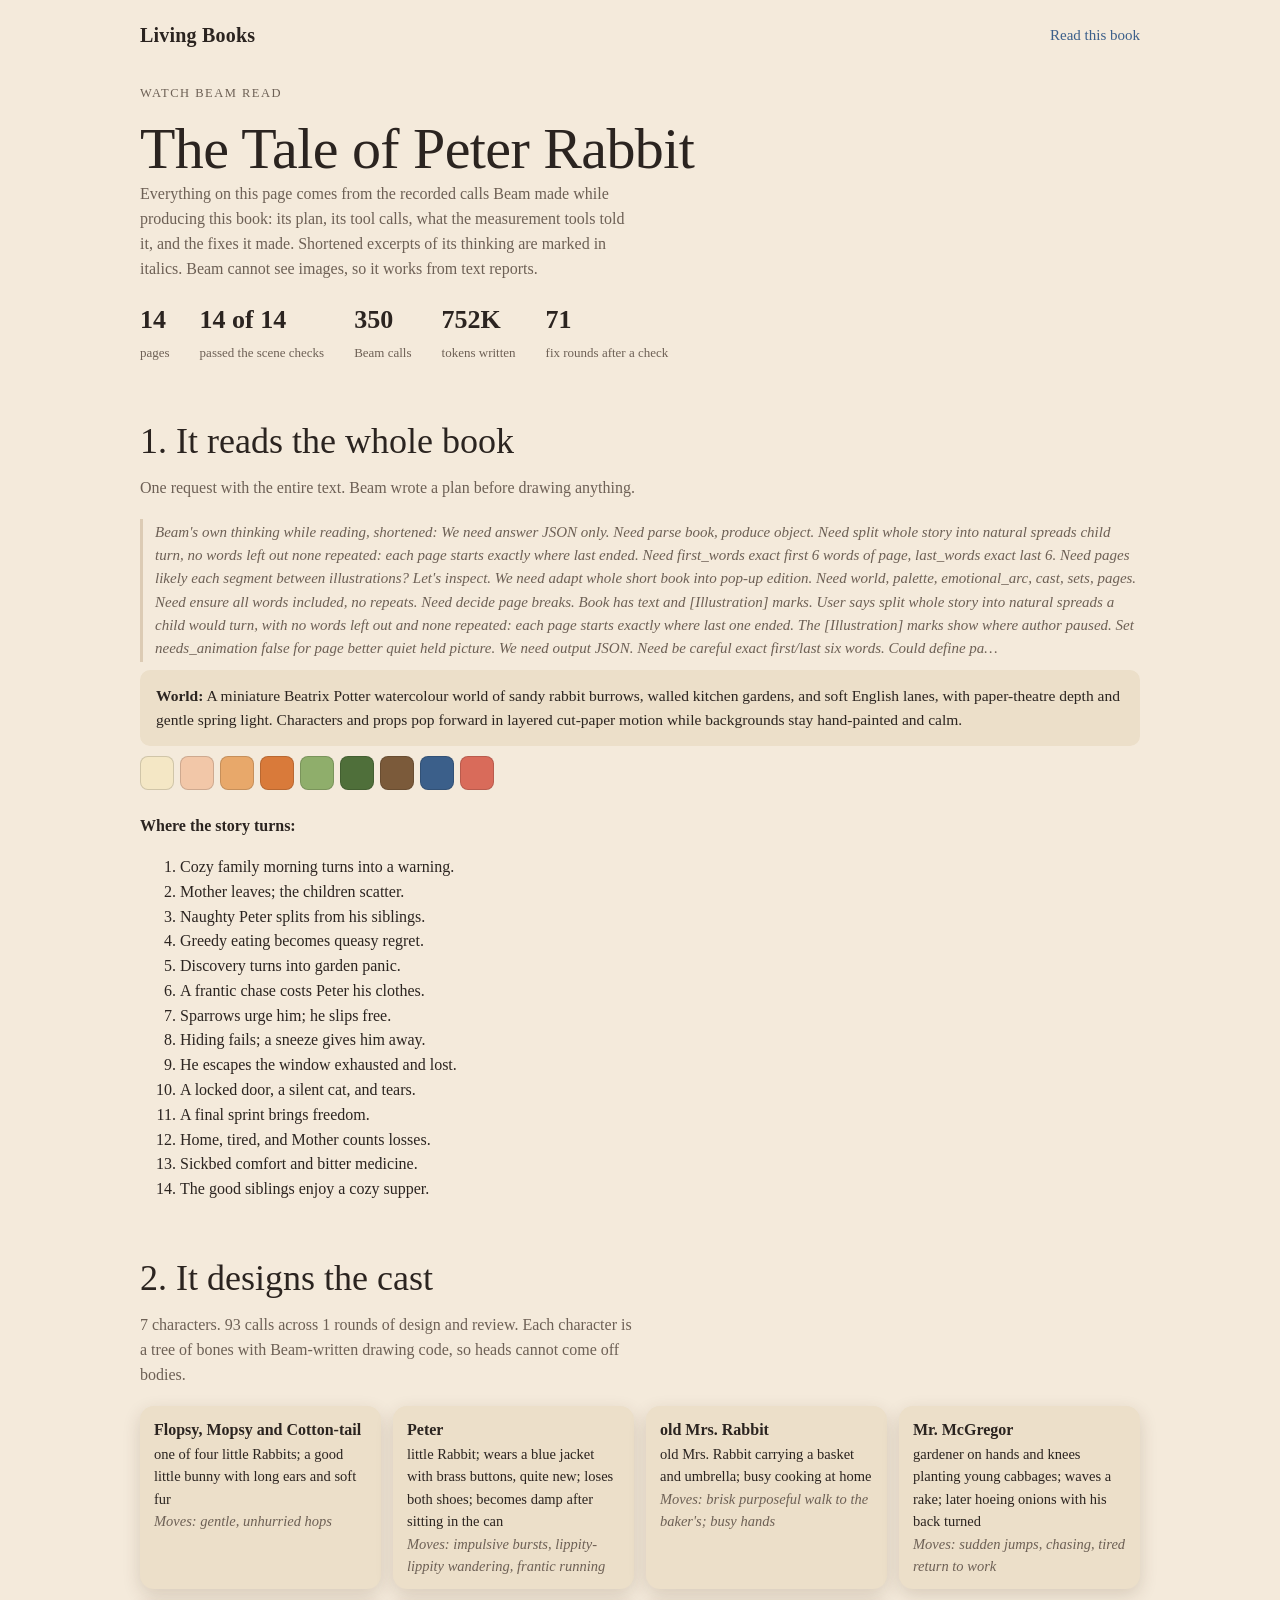
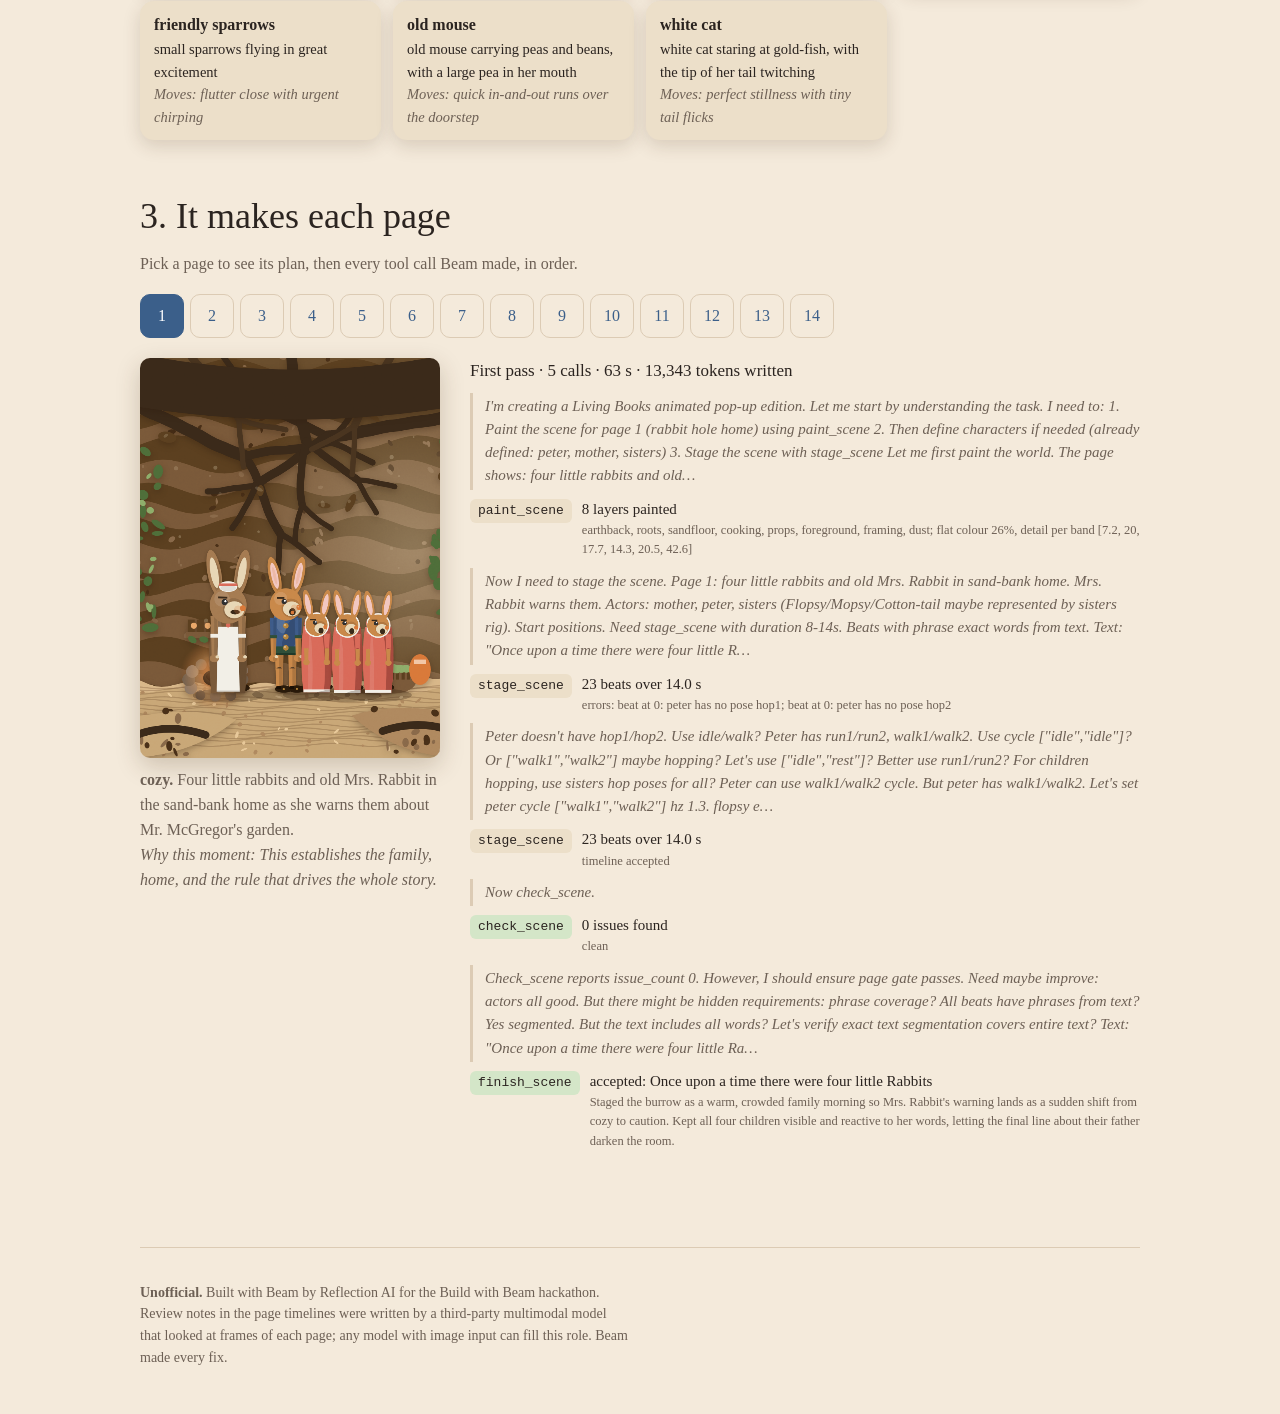
<file: site/watch.html>
<!doctype html>
<html lang="en">
<head>
<meta charset="utf-8">
<link rel="icon" href="data:image/svg+xml,%3Csvg xmlns=%27http://www.w3.org/2000/svg%27 viewBox=%270 0 32 32%27%3E%3Crect width=%2732%27 height=%2732%27 rx=%276%27 fill=%27%233b5f8a%27/%3E%3Cpath d=%27M7 8h8a3 3 0 013 3v13a3 3 0 00-3-3H7zM25 8h-8a3 3 0 00-3 3v13a3 3 0 013-3h8z%27 fill=%27%23f4eadb%27/%3E%3C/svg%3E">
<meta name="viewport" content="width=device-width, initial-scale=1, viewport-fit=cover">
<title>Watch Beam read: Living Books</title>
<link rel="stylesheet" href="style.css">
<style>
  h2 { margin-top:56px } .sub { color:var(--soft); max-width:62ch; margin:0 0 18px }
  .think { font-style:italic; color:var(--soft); border-left:3px solid var(--edge); padding:2px 0 2px 12px; margin:8px 0; font-size:15px }
  .say { background:var(--paper2); border-radius:10px; padding:14px 16px; margin:8px 0; font-size:15.5px }
  .tabs { display:flex; flex-wrap:wrap; gap:6px; margin:6px 0 20px } .tabs button { min-width:44px; min-height:44px; border-radius:10px; border:1px solid var(--edge); background:transparent; font:inherit; cursor:pointer; color:var(--accent) } .tabs button[aria-pressed=true] { background:var(--accent); color:#fff; border-color:var(--accent) }
  .cols { display:grid; grid-template-columns:minmax(0,300px) 1fr; gap:30px; align-items:start } @media (max-width:760px) { .cols { grid-template-columns:1fr } .cols .scene { max-width:300px } }
  .run { margin:0 0 26px } .run h4 { font-size:17px; margin:0 0 6px; font-weight:normal }
  .note { background:#f7e3c8; border-left:4px solid var(--warm); padding:10px 14px; border-radius:6px; margin:8px 0 12px; font-size:15px }
  .tool { display:flex; gap:10px; margin:6px 0; font-size:15px; align-items:baseline } .tool code { font-family:ui-monospace,Menlo,Consolas,monospace; font-size:13px; background:var(--paper2); padding:2px 8px; border-radius:6px; white-space:nowrap; flex:none }
  .tool.bad code { background:#f2cdbd } .tool.good code { background:#d4e6c8 } .tool small { color:var(--soft); display:block }
  .cast { display:grid; grid-template-columns:repeat(auto-fit,minmax(220px,1fr)); gap:12px } .cast .card { padding:12px 14px; font-size:14.5px } .cast b { display:block; font-size:16px }
  .pal span { display:inline-block; width:34px; height:34px; border-radius:8px; margin:0 6px 6px 0; border:1px solid rgba(0,0,0,.15) }
  .totals { display:flex; gap:10px 30px; flex-wrap:wrap; margin:12px 0 4px } .totals b { display:block; font-size:26px } .totals span { font-size:13px; color:var(--soft) }
  details { margin:6px 0 } summary { cursor:pointer; padding:6px 0; color:var(--accent) }
</style>
</head>
<body>
<div class="wrap">
  <div class="bar"><b><a href="./" style="color:inherit;text-decoration:none">Living Books</a></b><nav><a id="readlink" href="read.html">Read this book</a></nav></div>
  <p class="eyebrow">Watch Beam read</p>
  <h1 id="h">Loading…</h1>
  <p class="sub">Everything on this page comes from the recorded calls Beam made while producing this book: its plan, its tool calls, what the measurement tools told it, and the fixes it made. Shortened excerpts of its thinking are marked in italics. Beam cannot see images, so it works from text reports.</p>
  <div class="totals" id="totals"></div>

  <h2>1. It reads the whole book</h2>
  <p class="sub">One request with the entire text. Beam wrote a plan before drawing anything.</p>
  <div class="think" id="readthink"></div>
  <div class="say"><b>World:</b> <span id="world"></span></div>
  <div class="pal" id="pal" style="margin:10px 0"></div>
  <div id="arc"></div>

  <h2>2. It designs the cast</h2>
  <p class="sub" id="castsub"></p>
  <div class="cast" id="cast"></div>

  <h2>3. It makes each page</h2>
  <p class="sub">Pick a page to see its plan, then every tool call Beam made, in order.</p>
  <div class="tabs" id="tabs" role="group" aria-label="Pages"></div>
  <div class="cols"><div><div class="scene" id="scene"></div><p id="feel" class="sub" style="margin-top:10px"></p></div><div id="runs"></div></div>

  <footer><p><b>Unofficial.</b> Built with Beam by Reflection AI for the Build with Beam hackathon. Review notes in the page timelines were written by a third-party multimodal model that looked at frames of each page; any model with image input can fill this role. Beam made every fix.</p></footer>
</div>
<script src="engine.js"></script>
<script>
const q = new URLSearchParams(location.search), BOOK = q.get('book') || 'peter-rabbit', $ = s => document.querySelector(s);
const esc = s => String(s ?? '').replace(/[&<>"]/g, c => ({ '&': '&amp;', '<': '&lt;', '>': '&gt;', '"': '&quot;' }[c]));
let R, raf = 0;
async function showPage(n) {
  document.querySelectorAll('#tabs button').forEach(b => b.setAttribute('aria-pressed', +b.dataset.n === n));
  history.replaceState(null, '', `?book=${BOOK}&page=${n}`);
  const plan = R.bible.pages.find(p => p.page === n) || {}, pg = R.pages[n];
  $('#feel').innerHTML = `<b>${esc(plan.feeling)}.</b> ${esc(plan.scene)}<br><i>Why this moment: ${esc(plan.why)}</i>`;
  $('#runs').innerHTML = !pg ? '<p>No record for this page.</p>' : pg.runs.map((r, i) => `<div class="run"><h4>${i ? 'After the art review' : 'First pass'} · ${r.calls} calls · ${r.seconds} s · ${r.out.toLocaleString()} tokens written</h4>${r.note ? `<div class="note"><b>Review note sent to Beam:</b> ${esc(r.note)}</div>` : ''}${r.steps.map(s => s.think ? `<div class="think">${esc(s.think)}</div>` : `<div class="tool ${/refused|issues found/.test(s.what) && !/^0 /.test(s.what) ? 'bad' : /accepted|^0 issues/.test(s.what) ? 'good' : ''}"><code>${esc(s.tool)}</code><span>${esc(s.what)}<small>${esc(s.detail)}</small></span></div>`).join('')}</div>`).join('');
  cancelAnimationFrame(raf);
  try {
    const r = await fetch(`data/${BOOK}/pages/${String(n).padStart(2, '0')}.json`).then(r => r.json()); LB.reset(); LB.load(r.scene);
    const box = $('#scene'); box.innerHTML = '<canvas width="780" height="1040"></canvas>'; const x = box.firstChild.getContext('2d'), t0 = performance.now();
    (function f(now) { LB.render(x, ((now - t0) / 1000) % LB.duration()); raf = requestAnimationFrame(f); })(t0);
  } catch (e) {}
}
(async () => {
  R = await fetch(`data/${BOOK}/replay.json`).then(r => r.json()); const sc = await fetch(`data/${BOOK}/scorecard.json`).then(r => r.json());
  $('#h').textContent = R.title; document.title = `Watch Beam read ${R.title}`; $('#readlink').href = `read.html?book=${BOOK}`;
  $('#totals').innerHTML = [[sc.pages, 'pages'], [sc.pages_passed_gate + ' of ' + sc.pages, 'passed the scene checks'], [sc.beam_calls.toLocaleString(), 'Beam calls'], [Math.round(sc.output_tokens / 1000) + 'K', 'tokens written'], [sc.fix_rounds_after_first_check, 'fix rounds after a check']].map(([a, b]) => `<div><b>${a}</b><span>${b}</span></div>`).join('');
  $('#readthink').textContent = R.read.think ? `Beam's own thinking while reading, shortened: ${R.read.think}` : '';
  $('#world').textContent = R.bible.world; $('#pal').innerHTML = R.bible.palette.map(c => `<span style="background:${esc(c)}" title="${esc(c)}"></span>`).join('');
  $('#arc').innerHTML = '<b>Where the story turns:</b><ol>' + (R.bible.arc || []).map(a => `<li>${esc(a)}</li>`).join('') + '</ol>';
  const cr = R.cast_runs || []; $('#castsub').textContent = `${R.bible.cast.length} characters. ${cr.reduce((a, r) => a + r.calls, 0)} calls across ${cr.length} rounds of design and review. Each character is a tree of bones with Beam-written drawing code, so heads cannot come off bodies.`;
  $('#cast').innerHTML = R.bible.cast.map(c => `<div class="card"><b>${esc(c.name)}</b>${esc(c.look)}<br><i style="color:var(--soft)">Moves: ${esc(c.personality_in_motion)}</i></div>`).join('');
  $('#tabs').innerHTML = Object.keys(R.pages).map(n => `<button data-n="${n}" aria-pressed="false" aria-label="Page ${n}">${n}</button>`).join('');
  $('#tabs').onclick = e => { const b = e.target.closest('button'); if (b) showPage(+b.dataset.n); };
  showPage(+q.get('page') || +Object.keys(R.pages)[0]);
})();
</script>
</body>
</html>
</file>
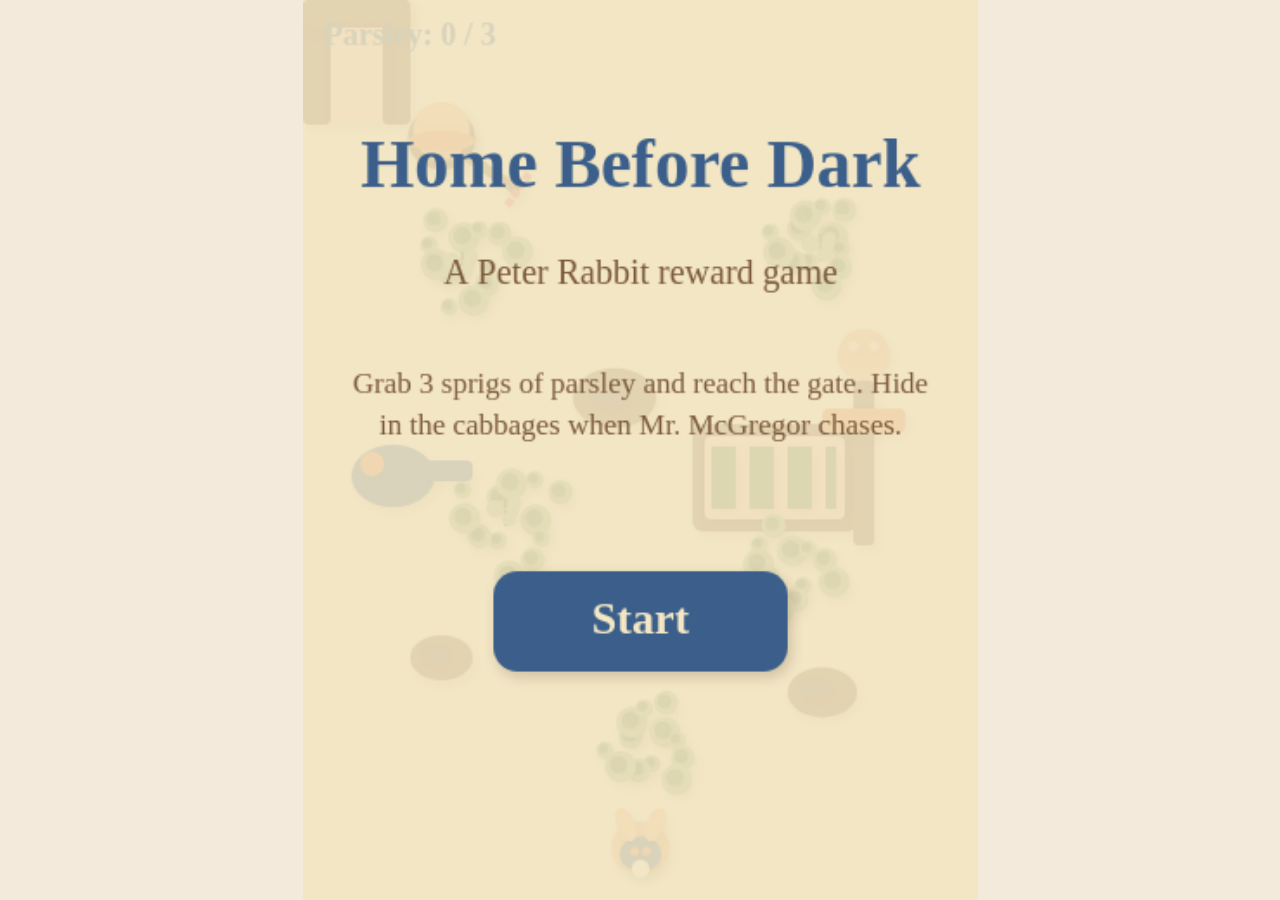
<file: site/games/peter-rabbit.html>
<!DOCTYPE html>
<html lang="en">
<head>
<meta charset="utf-8">
<meta name="viewport" content="width=device-width, initial-scale=1, viewport-fit=cover">
<title>Home Before Dark</title>
<style>
  html, body {
    margin: 0;
    padding: 0;
    width: 100%;
    height: 100%;
    background: #f4eadb;
    display: flex;
    align-items: center;
    justify-content: center;
    overflow: hidden;
    font-family: Georgia, "Times New Roman", serif;
  }
  .wrap {
    width: min(100vw, 75vh);
    aspect-ratio: 390 / 520;
    position: relative;
  }
  canvas {
    display: block;
    width: 100%;
    height: 100%;
    touch-action: none;
    user-select: none;
    -webkit-user-select: none;
  }
</style>
</head>
<body>
<div class="wrap">
  <canvas id="game" width="390" height="520" aria-label="Home Before Dark game"></canvas>
</div>
<script>
(() => {
  "use strict";

  const W = 390;
  const H = 520;
  const canvas = document.getElementById("game");
  const ctx = canvas.getContext("2d");

  const reducedMotion = window.matchMedia && window.matchMedia("(prefers-reduced-motion: reduce)").matches;

  let phase = "title";
  let sprigs = 0;
  let caught = false;

  const PETER_SCALE = 1.7;
  const MCGREGOR_SCALE = 1.5;
  const peter = { x: W / 2, y: H - 30, vx: 0, vy: 0, r: 9 * PETER_SCALE };
  const mc = { x: 80, y: 80, vx: 0, vy: 0, r: 12 * MCGREGOR_SCALE, speed: 80, mode: "patrol", patrolIndex: 0, lostTimer: 0, lastSeenX: 80, lastSeenY: 80 };

  const patches = [
    { x: 95, y: 150, r: 34 },
    { x: 295, y: 140, r: 30 },
    { x: 120, y: 300, r: 38 },
    { x: 280, y: 330, r: 32 },
    { x: 200, y: 430, r: 30 }
  ];

  const puddles = [
    { x: 180, y: 230, r: 24 },
    { x: 300, y: 400, r: 20 },
    { x: 80, y: 380, r: 18 }
  ];

  const sprigItems = patches.slice(0, 3).map((p, i) => ({
    x: p.x + (i === 1 ? 4 : -3),
    y: p.y + (i === 2 ? -4 : 3),
    taken: false
  }));

  const patrols = [
    { x: 70, y: 70 },
    { x: 320, y: 70 },
    { x: 320, y: 450 },
    { x: 70, y: 450 }
  ];

  const cabbageSpots = [];
  for (const p of patches) {
    for (let i = 0; i < 12; i++) {
      const a = (i / 12) * Math.PI * 2 + p.x * 0.07;
      const rr = p.r * (0.38 + (i % 4) * 0.16);
      cabbageSpots.push({
        x: p.x + Math.cos(a) * rr,
        y: p.y + Math.sin(a) * rr,
        r: 5 + (i % 3) * 2
      });
    }
  }

  const keys = {};
  let pointerActive = false;
  const pointer = { x: W / 2, y: H / 2 };

  let shakeTime = 0;
  let shakeX = 0;
  let shakeY = 0;

  let lastTime = performance.now();

  const catchDistance = peter.r + mc.r - 1;

  function finite(n) { return Number.isFinite(n); }
  function clamp(v, a, b) { return Math.max(a, Math.min(b, v)); }
  function dist(ax, ay, bx, by) {
    const dx = ax - bx;
    const dy = ay - by;
    return Math.hypot(dx, dy);
  }

  function inPuddle(p) {
    for (const q of puddles) {
      if (dist(p.x, p.y, q.x, q.y) <= q.r) return true;
    }
    return false;
  }

  function inCabbagePatch(p) {
    for (const q of patches) {
      if (dist(p.x, p.y, q.x, q.y) <= q.r) return true;
    }
    return false;
  }

  function resetGame() {
    phase = "playing";
    sprigs = 0;
    caught = false;
    peter.x = W / 2;
    peter.y = H - 30;
    peter.vx = 0;
    peter.vy = 0;
    mc.x = 80;
    mc.y = 80;
    mc.vx = 0;
    mc.vy = 0;
    mc.speed = 80;
    mc.mode = "patrol";
    mc.patrolIndex = 0;
    mc.lostTimer = 0;
    mc.lastSeenX = 80;
    mc.lastSeenY = 80;
    for (const s of sprigItems) s.taken = false;
    shakeTime = 0;
    shakeX = 0;
    shakeY = 0;
  }

  function startGame() {
    resetGame();
  }

  function triggerShake(dur) {
    if (reducedMotion) return;
    shakeTime = Math.max(shakeTime, dur);
  }

  function updatePointerFromEvent(e) {
    const r = canvas.getBoundingClientRect();
    if (!r.width || !r.height) return;
    const x = (e.clientX - r.left) * (W / r.width);
    const y = (e.clientY - r.top) * (H / r.height);
    pointer.x = clamp(finite(x) ? x : pointer.x, 0, W);
    pointer.y = clamp(finite(y) ? y : pointer.y, 0, H);
  }

  canvas.addEventListener("pointerdown", (e) => {
    try {
      updatePointerFromEvent(e);
      if (phase === "title" || phase === "won" || phase === "lost") {
        const b = buttonRect;
        if (b && pointer.x >= b.x && pointer.x <= b.x + b.w && pointer.y >= b.y && pointer.y <= b.y + b.h) {
          startGame();
          pointerActive = false;
          return;
        }
      }
      pointerActive = true;
      if (canvas.setPointerCapture) canvas.setPointerCapture(e.pointerId);
    } catch (err) {
      // Never throw from input handling.
    }
  }, { passive: false });

  canvas.addEventListener("pointermove", (e) => {
    try {
      if (pointerActive) updatePointerFromEvent(e);
    } catch (err) {}
  }, { passive: false });

  function endPointer() { pointerActive = false; }
  canvas.addEventListener("pointerup", endPointer);
  canvas.addEventListener("pointercancel", endPointer);
  canvas.addEventListener("pointerleave", endPointer);

  window.addEventListener("keydown", (e) => {
    const k = e.key.toLowerCase();
    if (["arrowup", "arrowdown", "arrowleft", "arrowright", "w", "a", "s", "d"].includes(k)) {
      keys[k] = true;
      e.preventDefault();
    }
    if (k === "enter" && (phase === "title" || phase === "won" || phase === "lost")) {
      startGame();
    }
  });
  window.addEventListener("keyup", (e) => {
    keys[e.key.toLowerCase()] = false;
  });

  function moveTowards(ent, tx, ty, spd, dt) {
    const dx = tx - ent.x;
    const dy = ty - ent.y;
    const d = Math.hypot(dx, dy);
    if (d > 0.001) {
      const step = spd * dt;
      if (step >= d) {
        ent.x = tx;
        ent.y = ty;
      } else {
        ent.x += (dx / d) * step;
        ent.y += (dy / d) * step;
      }
    }
    ent.x = clamp(ent.x, ent.r, W - ent.r);
    ent.y = clamp(ent.y, ent.r, H - ent.r);
  }

  function update(dt) {
    if (!finite(dt) || dt < 0) dt = 0;
    dt = clamp(dt, 0, 0.05);

    if (phase !== "playing") {
      if (shakeTime > 0) {
        shakeTime = Math.max(0, shakeTime - dt);
        if (reducedMotion) {
          shakeX = 0; shakeY = 0;
        } else {
          shakeX = (Math.random() - 0.5) * 10 * shakeTime;
          shakeY = (Math.random() - 0.5) * 10 * shakeTime;
        }
      } else {
        shakeX = 0; shakeY = 0;
      }
      return;
    }

    let ix = 0, iy = 0;
    if (keys.arrowleft || keys.a) ix -= 1;
    if (keys.arrowright || keys.d) ix += 1;
    if (keys.arrowup || keys.w) iy -= 1;
    if (keys.arrowdown || keys.s) iy += 1;

    if (pointerActive) {
      const dx = pointer.x - peter.x;
      const dy = pointer.y - peter.y;
      const d = Math.hypot(dx, dy);
      if (d > 1) {
        ix += dx / d;
        iy += dy / d;
      }
    }

    const mag = Math.hypot(ix, iy);
    if (mag > 0) {
      ix /= mag;
      iy /= mag;
    }

    const slowed = inPuddle(peter);
    const pSpeed = slowed ? 135 * 0.55 : 135;

    if (mag > 0) {
      peter.vx = ix * pSpeed;
      peter.vy = iy * pSpeed;
    } else {
      peter.vx *= 0.82;
      peter.vy *= 0.82;
      if (Math.abs(peter.vx) < 0.5) peter.vx = 0;
      if (Math.abs(peter.vy) < 0.5) peter.vy = 0;
    }

    peter.x += peter.vx * dt;
    peter.y += peter.vy * dt;
    peter.x = clamp(peter.x, peter.r, W - peter.r);
    peter.y = clamp(peter.y, peter.r, H - peter.r);

    for (const s of sprigItems) {
      if (!s.taken && dist(peter.x, peter.y, s.x, s.y) <= 20) {
        s.taken = true;
        sprigs = Math.min(3, sprigs + 1);
        mc.speed = Math.min(115, 80 + sprigs * 8);
        triggerShake(0.18);
      }
    }

    if (sprigs >= 3 && peter.x <= 46 && peter.y <= 60) {
      phase = "won";
      caught = false;
      triggerShake(0.12);
      return;
    }

    const visible = !inCabbagePatch(peter);
    if (visible) {
      mc.lostTimer = 0;
      mc.mode = "chase";
      mc.lastSeenX = peter.x;
      mc.lastSeenY = peter.y;
    } else {
      if (mc.mode === "chase") {
        mc.mode = "search";
        mc.lostTimer = 2;
      } else if (mc.mode === "search") {
        mc.lostTimer -= dt;
        if (mc.lostTimer <= 0) {
          mc.mode = "patrol";
          mc.lostTimer = 0;
        }
      }
    }

    let tx = mc.x, ty = mc.y, spd = 60;
    if (mc.mode === "chase") {
      tx = peter.x; ty = peter.y; spd = mc.speed;
    } else if (mc.mode === "search") {
      tx = mc.lastSeenX; ty = mc.lastSeenY; spd = mc.speed * 0.65;
      if (dist(mc.x, mc.y, tx, ty) < 8) spd = 0;
    } else {
      const wp = patrols[mc.patrolIndex];
      tx = wp.x; ty = wp.y; spd = 60;
      if (dist(mc.x, mc.y, tx, ty) < 14) {
        mc.patrolIndex = (mc.patrolIndex + 1) % patrols.length;
      }
    }

    moveTowards(mc, tx, ty, spd, dt);

    if (visible && dist(mc.x, mc.y, peter.x, peter.y) <= catchDistance) {
      phase = "lost";
      caught = true;
      triggerShake(0.45);
    }

    if (shakeTime > 0) {
      shakeTime = Math.max(0, shakeTime - dt);
      if (reducedMotion) {
        shakeX = 0; shakeY = 0;
      } else {
        shakeX = (Math.random() - 0.5) * 10 * shakeTime;
        shakeY = (Math.random() - 0.5) * 10 * shakeTime;
      }
    } else {
      shakeX = 0; shakeY = 0;
    }
  }

  let buttonRect = null;

  function drawShadow() {
    ctx.shadowColor = "rgba(45, 30, 15, 0.18)";
    ctx.shadowBlur = 7;
    ctx.shadowOffsetX = 2;
    ctx.shadowOffsetY = 3;
  }

  function clearShadow() {
    ctx.shadowColor = "transparent";
    ctx.shadowBlur = 0;
    ctx.shadowOffsetX = 0;
    ctx.shadowOffsetY = 0;
  }

  function fillRoundRect(x, y, w, h, r, color) {
    ctx.fillStyle = color;
    ctx.beginPath();
    ctx.moveTo(x + r, y);
    ctx.arcTo(x + w, y, x + w, y + h, r);
    ctx.arcTo(x + w, y + h, x, y + h, r);
    ctx.arcTo(x, y + h, x, y, r);
    ctx.arcTo(x, y, x + w, y, r);
    ctx.closePath();
    ctx.fill();
  }

  function wrapText(text, maxWidth) {
    const words = String(text).split(/\s+/).filter(Boolean);
    const lines = [];
    let line = "";
    for (const word of words) {
      const test = line ? line + " " + word : word;
      if (ctx.measureText(test).width <= maxWidth) {
        line = test;
      } else {
        if (line) lines.push(line);
        line = word;
      }
    }
    if (line) lines.push(line);
    return lines.length ? lines : [""];
  }

  function drawWrapped(text, centerX, centerY, maxWidth, lineHeight, font, color) {
    ctx.font = font;
    ctx.fillStyle = color;
    ctx.textAlign = "center";
    ctx.textBaseline = "top";
    const lines = wrapText(text, maxWidth);
    const blockHeight = lines.length * lineHeight;
    let y = centerY - blockHeight / 2;
    for (const line of lines) {
      ctx.fillText(line, centerX, y);
      y += lineHeight;
    }
  }

  function draw() {
    try {
      ctx.save();
      if (!reducedMotion) ctx.translate(shakeX, shakeY);

      ctx.fillStyle = "#F4E7C5";
      ctx.fillRect(0, 0, W, H);

      drawShadow();

      for (const p of puddles) {
        ctx.fillStyle = "#7B5A3A";
        ctx.beginPath();
        ctx.ellipse(p.x, p.y, p.r, p.r * 0.72, 0, 0, Math.PI * 2);
        ctx.fill();
        ctx.fillStyle = "#3B5F8A";
        ctx.globalAlpha = 0.25;
        ctx.beginPath();
        ctx.ellipse(p.x - 4, p.y - 3, p.r * 0.45, p.r * 0.28, 0, 0, Math.PI * 2);
        ctx.fill();
        ctx.globalAlpha = 1;
      }

      ctx.fillStyle = "#7B5A3A";
      fillRoundRect(225, 245, 95, 62, 6, "#7B5A3A");
      ctx.fillStyle = "#F2C7A8";
      fillRoundRect(232, 252, 81, 48, 4, "#F2C7A8");
      ctx.fillStyle = "#4F6F3A";
      ctx.fillRect(236, 258, 14, 36);
      ctx.fillRect(258, 258, 14, 36);
      ctx.fillRect(280, 258, 14, 36);
      ctx.fillRect(302, 258, 6, 36);

      ctx.fillStyle = "#3B5F8A";
      ctx.beginPath();
      ctx.ellipse(52, 275, 24, 18, 0, 0, Math.PI * 2);
      ctx.fill();
      ctx.fillStyle = "#3B5F8A";
      fillRoundRect(68, 266, 30, 12, 4, "#3B5F8A");
      ctx.fillStyle = "#D97A3A";
      ctx.beginPath();
      ctx.arc(40, 268, 7, 0, Math.PI * 2);
      ctx.fill();

      ctx.fillStyle = "#7B5A3A";
      fillRoundRect(318, 220, 12, 95, 3, "#7B5A3A");
      ctx.fillStyle = "#E8A86A";
      ctx.beginPath();
      ctx.arc(324, 205, 15, 0, Math.PI * 2);
      ctx.fill();
      ctx.fillStyle = "#D97A3A";
      fillRoundRect(300, 236, 48, 14, 4, "#D97A3A");
      ctx.fillStyle = "#F2C7A8";
      ctx.beginPath();
      ctx.arc(318, 200, 3, 0, Math.PI * 2);
      ctx.arc(330, 200, 3, 0, Math.PI * 2);
      ctx.fill();

      ctx.fillStyle = "#7B5A3A";
      fillRoundRect(0, 0, 16, 72, 4, "#7B5A3A");
      fillRoundRect(46, 0, 16, 72, 4, "#7B5A3A");
      fillRoundRect(0, 0, 62, 16, 4, "#7B5A3A");
      ctx.fillStyle = "#F2C7A8";
      ctx.fillRect(16, 16, 30, 56);

      for (const c of cabbageSpots) {
        ctx.fillStyle = "#8FAE6B";
        ctx.beginPath();
        ctx.arc(c.x, c.y, c.r, 0, Math.PI * 2);
        ctx.fill();
        ctx.fillStyle = "#4F6F3A";
        ctx.beginPath();
        ctx.arc(c.x - 1, c.y - 1, c.r * 0.55, 0, Math.PI * 2);
        ctx.fill();
      }

      for (const s of sprigItems) {
        if (s.taken) continue;
        ctx.fillStyle = "#4F6F3A";
        ctx.fillRect(s.x - 1, s.y - 8, 2, 16);
        ctx.fillStyle = "#8FAE6B";
        ctx.beginPath();
        ctx.arc(s.x - 6, s.y - 2, 5, 0, Math.PI * 2);
        ctx.arc(s.x + 5, s.y - 5, 4, 0, Math.PI * 2);
        ctx.arc(s.x + 2, s.y + 4, 4, 0, Math.PI * 2);
        ctx.fill();
      }

      // Peter, scaled up.
      ctx.fillStyle = "#E8A86A";
      ctx.beginPath();
      ctx.ellipse(peter.x, peter.y, 10 * PETER_SCALE, 9 * PETER_SCALE, 0, 0, Math.PI * 2);
      ctx.fill();
      ctx.fillStyle = "#3B5F8A";
      ctx.beginPath();
      ctx.ellipse(peter.x, peter.y + 2 * PETER_SCALE, 7 * PETER_SCALE, 6 * PETER_SCALE, 0, 0, Math.PI * 2);
      ctx.fill();
      ctx.fillStyle = "#E8A86A";
      ctx.beginPath();
      ctx.ellipse(peter.x - 5 * PETER_SCALE, peter.y - 8 * PETER_SCALE, 3 * PETER_SCALE, 6 * PETER_SCALE, -0.4, 0, Math.PI * 2);
      ctx.ellipse(peter.x + 5 * PETER_SCALE, peter.y - 8 * PETER_SCALE, 3 * PETER_SCALE, 6 * PETER_SCALE, 0.4, 0, Math.PI * 2);
      ctx.fill();
      ctx.fillStyle = "#D97A3A";
      ctx.beginPath();
      ctx.arc(peter.x - 2 * PETER_SCALE, peter.y + 1 * PETER_SCALE, 1.5 * PETER_SCALE, 0, Math.PI * 2);
      ctx.arc(peter.x + 2 * PETER_SCALE, peter.y + 1 * PETER_SCALE, 1.5 * PETER_SCALE, 0, Math.PI * 2);
      ctx.fill();
      ctx.fillStyle = "#F4E7C5";
      ctx.beginPath();
      ctx.arc(peter.x, peter.y + 7 * PETER_SCALE, 3 * PETER_SCALE, 0, Math.PI * 2);
      ctx.fill();

      // McGregor, scaled up.
      ctx.fillStyle = "#7B5A3A";
      ctx.beginPath();
      ctx.ellipse(mc.x, mc.y, 13 * MCGREGOR_SCALE, 12 * MCGREGOR_SCALE, 0, 0, Math.PI * 2);
      ctx.fill();
      ctx.fillStyle = "#D97A3A";
      ctx.beginPath();
      ctx.ellipse(mc.x, mc.y + 1 * MCGREGOR_SCALE, 9 * MCGREGOR_SCALE, 8 * MCGREGOR_SCALE, 0, 0, Math.PI * 2);
      ctx.fill();
      ctx.fillStyle = "#E8A86A";
      ctx.beginPath();
      ctx.arc(mc.x, mc.y - 3 * MCGREGOR_SCALE, 11 * MCGREGOR_SCALE, 0, Math.PI * 2);
      ctx.fill();
      ctx.fillStyle = "#D97A3A";
      ctx.beginPath();
      ctx.ellipse(mc.x, mc.y + 1 * MCGREGOR_SCALE, 13 * MCGREGOR_SCALE, 4 * MCGREGOR_SCALE, 0, 0, Math.PI * 2);
      ctx.fill();
      ctx.fillStyle = "#7B5A3A";
      ctx.save();
      ctx.translate(mc.x, mc.y);
      ctx.rotate(0.6);
      ctx.fillRect(10 * MCGREGOR_SCALE, -2 * MCGREGOR_SCALE, 26 * MCGREGOR_SCALE, 4 * MCGREGOR_SCALE);
      ctx.fillStyle = "#D96B5A";
      for (let i = 0; i < 4; i++) ctx.fillRect(34 * MCGREGOR_SCALE, -8 * MCGREGOR_SCALE + i * 4 * MCGREGOR_SCALE, 3 * MCGREGOR_SCALE, 3 * MCGREGOR_SCALE);
      ctx.restore();

      clearShadow();

      ctx.fillStyle = "#3B5F8A";
      ctx.font = "bold 18px Georgia, serif";
      ctx.textAlign = "left";
      ctx.textBaseline = "top";
      ctx.fillText("Parsley: " + sprigs + " / 3", 12, 12);

      buttonRect = null;
      if (phase === "title") {
        ctx.fillStyle = "rgba(244, 231, 197, 0.86)";
        ctx.fillRect(0, 0, W, H);

        drawWrapped("Home Before Dark", W / 2, 100, 340, 44, "bold 40px Georgia, serif", "#3B5F8A");
        drawWrapped("A Peter Rabbit reward game", W / 2, 162, 340, 26, "20px Georgia, serif", "#7B5A3A");
        drawWrapped("Grab 3 sprigs of parsley and reach the gate. Hide in the cabbages when Mr. McGregor chases.", W / 2, 238, 340, 24, "17px Georgia, serif", "#7B5A3A");

        buttonRect = { x: W / 2 - 85, y: 330, w: 170, h: 58 };
        drawShadow();
        fillRoundRect(buttonRect.x, buttonRect.y, buttonRect.w, buttonRect.h, 14, "#3B5F8A");
        clearShadow();
        ctx.fillStyle = "#F4E7C5";
        ctx.font = "bold 26px Georgia, serif";
        ctx.textAlign = "center";
        ctx.textBaseline = "middle";
        ctx.fillText("Start", W / 2, buttonRect.y + buttonRect.h / 2);
      } else if (phase === "won") {
        ctx.fillStyle = "rgba(244, 231, 197, 0.88)";
        ctx.fillRect(0, 0, W, H);
        drawWrapped("Home before dark", W / 2, 120, 340, 40, "bold 34px Georgia, serif", "#3B5F8A");
        drawWrapped("Peter gets home safely and is put to bed with a cup of camomile tea.", W / 2, 205, 340, 28, "20px Georgia, serif", "#4F6F3A");

        buttonRect = { x: W / 2 - 95, y: 320, w: 190, h: 58 };
        drawShadow();
        fillRoundRect(buttonRect.x, buttonRect.y, buttonRect.w, buttonRect.h, 14, "#4F6F3A");
        clearShadow();
        ctx.fillStyle = "#F4E7C5";
        ctx.font = "bold 24px Georgia, serif";
        ctx.textAlign = "center";
        ctx.textBaseline = "middle";
        ctx.fillText("Play again", W / 2, buttonRect.y + buttonRect.h / 2);
      } else if (phase === "lost") {
        ctx.fillStyle = "rgba(244, 231, 197, 0.88)";
        ctx.fillRect(0, 0, W, H);
        drawWrapped("Peter squeezes under the gate again. Try once more!", W / 2, 195, 340, 32, "bold 24px Georgia, serif", "#7B5A3A");

        buttonRect = { x: W / 2 - 95, y: 315, w: 190, h: 58 };
        drawShadow();
        fillRoundRect(buttonRect.x, buttonRect.y, buttonRect.w, buttonRect.h, 14, "#D97A3A");
        clearShadow();
        ctx.fillStyle = "#F4E7C5";
        ctx.font = "bold 24px Georgia, serif";
        ctx.textAlign = "center";
        ctx.textBaseline = "middle";
        ctx.fillText("Try again", W / 2, buttonRect.y + buttonRect.h / 2);
      }

      ctx.restore();
    } catch (err) {
      // Drawing must never throw.
    }
  }

  window.livingGame = {
    state() {
      return { phase, sprigs, caught };
    },
    start() {
      startGame();
    }
  };

  function frame(now) {
    try {
      const raw = (now - lastTime) / 1000;
      lastTime = now;
      const dt = finite(raw) ? clamp(raw, 0, 0.05) : 0;
      update(dt);
      draw();
    } catch (err) {}
    requestAnimationFrame(frame);
  }

  requestAnimationFrame(frame);
})();
</script>
</body>
</html>
</file>
<file: site/style.css>
:root { --paper:#f4eadb; --paper2:#ecdfc9; --ink:#2b2420; --soft:#6d6055; --edge:#dccbb4; --accent:#3b5f8a; --warm:#c8743a; --night:#2a2438; }
* { box-sizing:border-box }
html { scroll-behavior:smooth }
body { margin:0; background:var(--paper); color:var(--ink); font-family:Georgia,'Times New Roman',serif; line-height:1.55; -webkit-text-size-adjust:100% }
a { color:var(--accent) }
.wrap { max-width:1040px; margin:0 auto; padding:0 20px }
.bar { display:flex; align-items:center; justify-content:space-between; padding:14px 0; gap:12px; flex-wrap:wrap }
.bar b { font-size:20px; letter-spacing:.01em }
.bar nav { display:flex; gap:18px; font-size:15px }
.bar nav a { text-decoration:none; padding:10px 0 }
.btn { display:inline-flex; align-items:center; justify-content:center; min-height:48px; padding:0 24px; border-radius:999px; font:inherit; font-size:17px; text-decoration:none; cursor:pointer; border:1px solid var(--edge); background:transparent; color:var(--accent) }
.btn.primary { background:var(--accent); color:#fff; border-color:var(--accent) }
.btn:hover { filter:brightness(.96) }
h1,h2,h3 { font-weight:normal; line-height:1.15; margin:0 }
h1 { font-size:clamp(34px,6.4vw,58px); letter-spacing:-.01em }
h2 { font-size:clamp(26px,4.4vw,36px); margin-bottom:14px }
.eyebrow { text-transform:uppercase; letter-spacing:.12em; font-size:12.5px; color:var(--soft) }
.card { background:var(--paper2); border-radius:14px; box-shadow:0 6px 18px rgba(70,45,20,.16) }
.scene { aspect-ratio:3/4; border-radius:10px; overflow:hidden; box-shadow:0 8px 24px rgba(70,45,20,.22); background:#e7d7bf }
.scene canvas { display:block; width:100%; height:100% }
.chip { display:inline-block; padding:2px 10px; border-radius:999px; background:var(--paper2); border:1px solid var(--edge); font-size:13px; margin:2px 4px 2px 0 }
footer { margin-top:70px; padding:28px 0 40px; border-top:1px solid var(--edge); color:var(--soft); font-size:14px }
footer p { margin:.4em 0; max-width:70ch }
.sr { position:absolute; width:1px; height:1px; overflow:hidden; clip:rect(0 0 0 0); white-space:nowrap }
@media (prefers-reduced-motion: reduce) { html { scroll-behavior:auto } }
</file>
